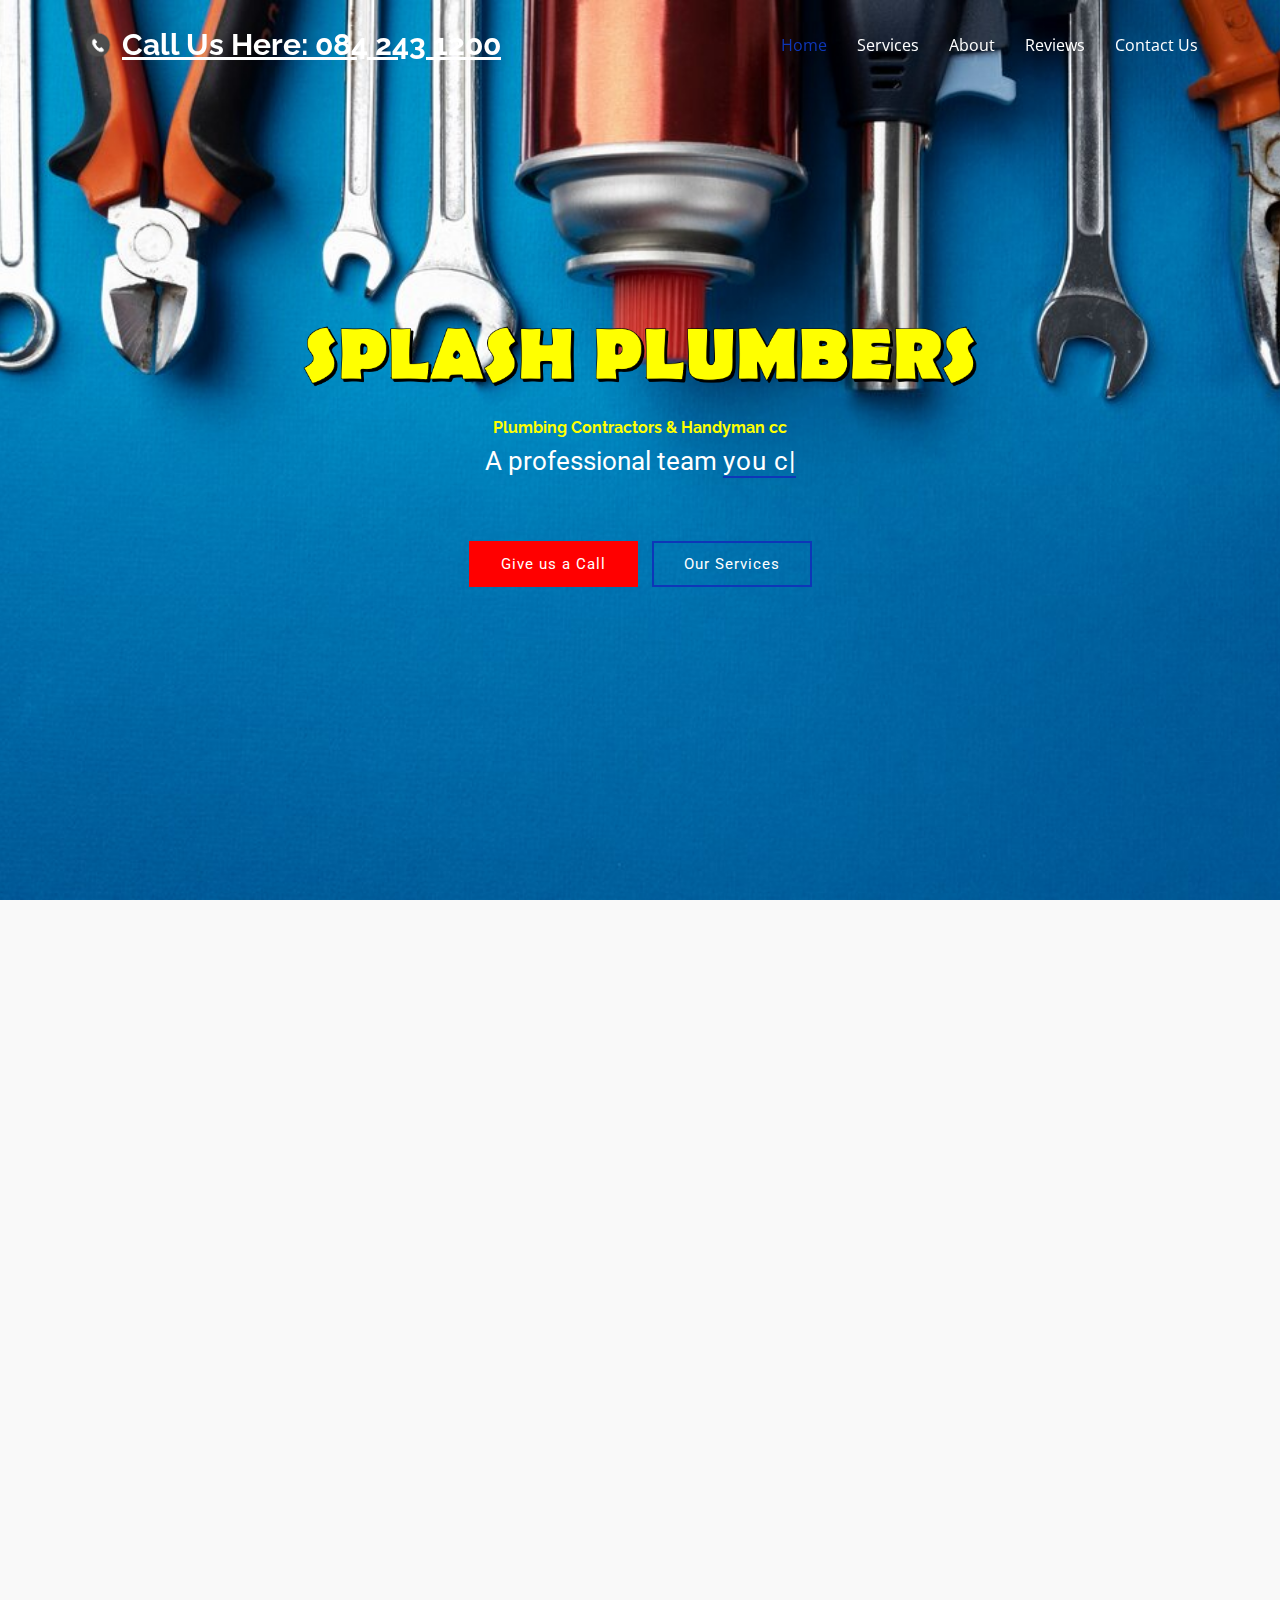
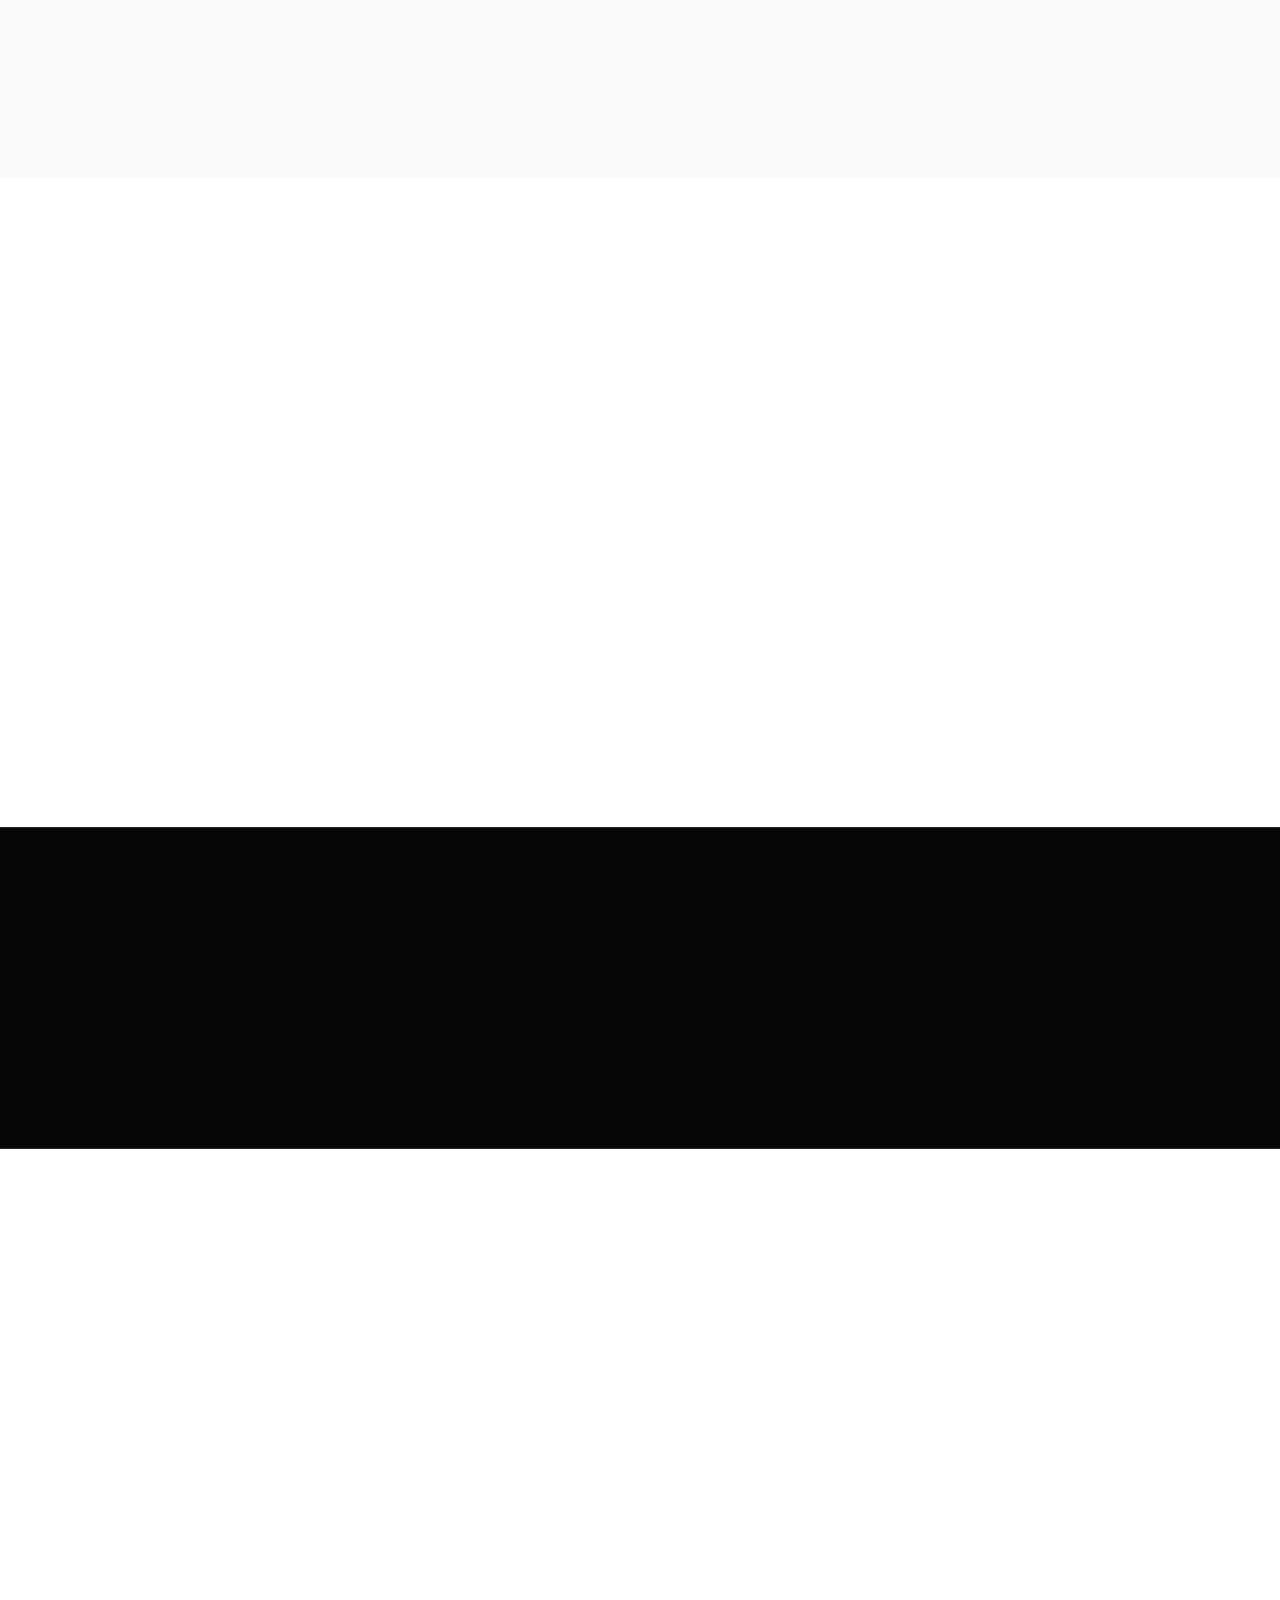
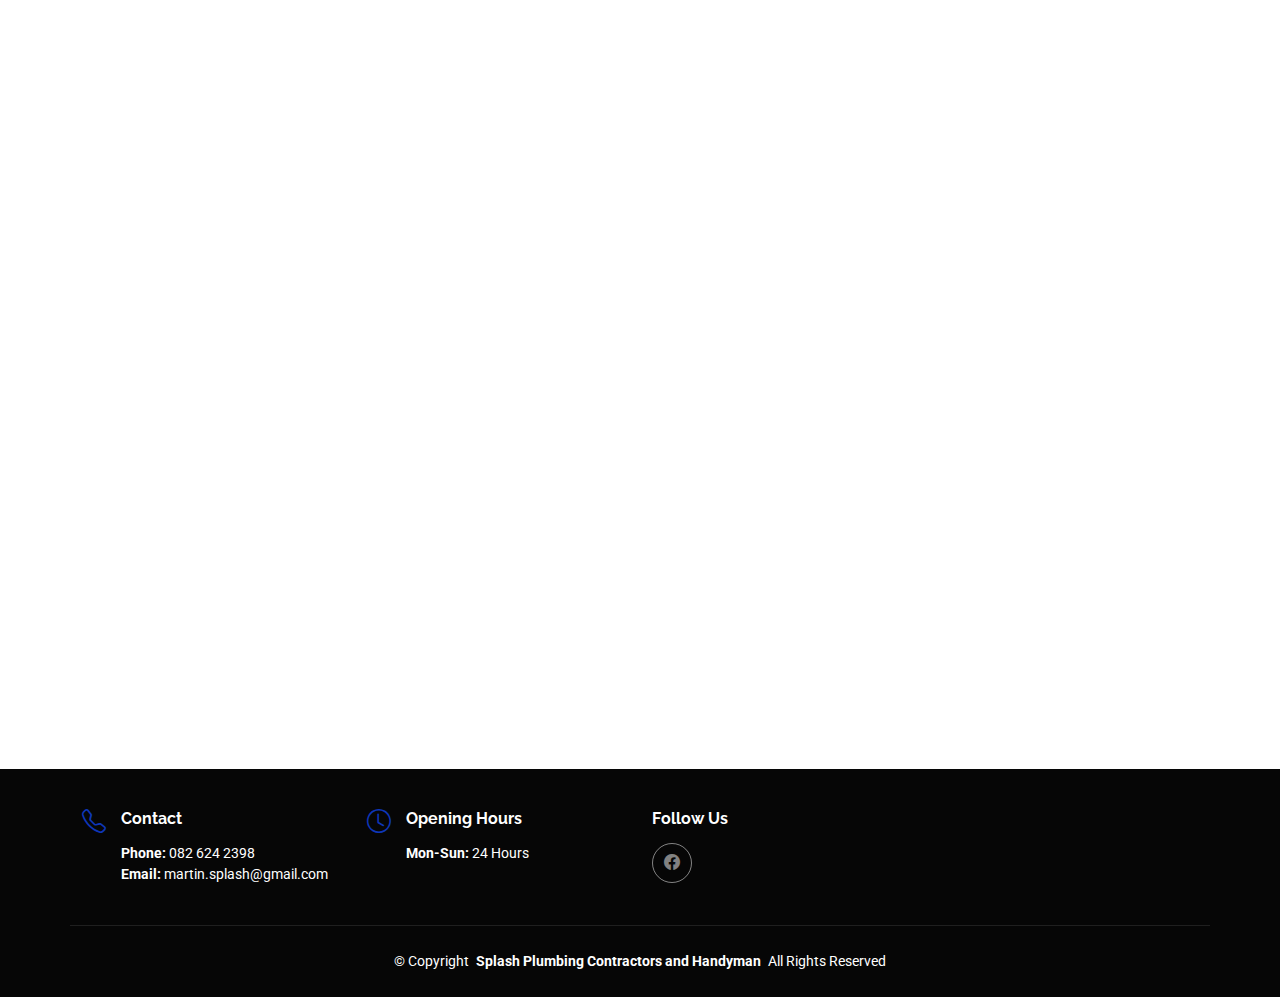
<file: index.html>
<!DOCTYPE html>
<html lang="en">
  <head>
    <meta charset="utf-8" />
    <meta content="width=device-width, initial-scale=1.0" name="viewport" />
    <title>Plumber Port Elizabeth | Splash Plumbers</title>
    <meta name="description" content="" />
    <meta name="keywords" content="" />

    <!-- Favicons -->
    <link href="assets/img/tap.png" rel="icon" />
    <link href="assets/img/tap.png" rel="apple-touch-icon" />

    <!-- Fonts -->
    <link href="https://fonts.googleapis.com" rel="preconnect" />
    <link href="https://fonts.gstatic.com" rel="preconnect" crossorigin />
    <link
      href="https://fonts.googleapis.com/css2?family=Roboto:ital,wght@0,100;0,300;0,400;0,500;0,700;0,900;1,100;1,300;1,400;1,500;1,700;1,900&family=Open+Sans:ital,wght@0,300;0,400;0,500;0,600;0,700;0,800;1,300;1,400;1,500;1,600;1,700;1,800&family=Raleway:ital,wght@0,100;0,200;0,300;0,400;0,500;0,600;0,700;0,800;0,900;1,100;1,200;1,300;1,400;1,500;1,600;1,700;1,800;1,900&display=swap"
      rel="stylesheet"
    />

    <!-- Vendor CSS Files -->
    <link
      href="assets/vendor/bootstrap/css/bootstrap.min.css"
      rel="stylesheet"
    />
    <link
      href="assets/vendor/bootstrap-icons/bootstrap-icons.css"
      rel="stylesheet"
    />
    <link href="assets/vendor/aos/aos.css" rel="stylesheet" />
    <link
      href="assets/vendor/glightbox/css/glightbox.min.css"
      rel="stylesheet"
    />
    <link href="assets/vendor/swiper/swiper-bundle.min.css" rel="stylesheet" />

    <!-- Main CSS File -->
    <link href="assets/css/main.css" rel="stylesheet" />

    <!-- =======================================================
  * Template Name: Imperial
  * Template URL: https://bootstrapmade.com/imperial-free-onepage-bootstrap-theme/
  * Updated: Oct 08 2024 with Bootstrap v5.3.3
  * Author: BootstrapMade.com
  * License: https://bootstrapmade.com/license/
  ======================================================== -->
  </head>

  <body class="index-page">
    <header id="header" class="header d-flex align-items-center fixed-top">
      <div
        class="container-fluid container-xl position-relative d-flex align-items-center justify-content-between"
      >
        <a href="tel:+27842431200" class="logo d-flex align-items-center">
          <!-- Uncomment the line below if you also wish to use an image logo -->
          <img src="assets/img/phoneIcon.png" alt="" />
          <h1 class="sitename" style="color: white; text-decoration: underline;">Call Us Here: 084 243 1200</h1>
        </a>

        <nav id="navmenu" class="navmenu">
          <ul>
            <li><a href="#hero" class="active">Home</a></li>
            <li><a href="#services">Services</a></li>
            <li><a href="#about">About</a></li>
            <li><a href="#testimonials">Reviews</a></li>
            <li><a href="#contact">Contact Us</a></li>
          </ul>
          <i class="mobile-nav-toggle d-xl-none bi bi-list"></i>
        </nav>
      </div>
    </header>

    <main class="main">
      <!-- Hero Section -->
      <section id="hero" class="hero section dark-background">
        <img
          src="assets/img/landing1.jpg"
          class="hero-bg"
          alt=""
          data-aos="fade-in"
        />

        <div
          class="container text-center"
          data-aos="fade-up"
          data-aos-delay="100"
        >
          <h2 style="color: #03c4eb"></h2>
          <img src="assets/img/logo.png" class="img-fluid mb-3" alt="" style="width: 700px;"/>
          <h2 style="color: yellow; font-size: medium;">Plumbing Contractors & Handyman cc</h2>
          <p>
            A professional team
            <span
              class="typed"
              data-typed-items="you can trust, with years of experience, to rely on"
            ></span>
          </p>
          <div>
            <a style="background-color: red; border-color: red;" href="tel:+27842431200" class="cta-btn">Give us a Call</a>
            <a href="#services" class="cta-btn2">Our Services</a>
          </div>
        </div>
      </section>
      <!-- /Hero Section -->

      <!-- Services Section -->
      <section id="services" class="services section light-background">
        <!-- Section Title -->
        <div class="container section-title" data-aos="fade-up">
          <h2>Our Services</h2>
          <p>
            We offer a range of services, each tailored to your specific urgent needs.
          </p>
        </div>
        <!-- End Section Title -->

        <div class="container">
          <div class="row gy-4">
            <div
              class="col-lg-4 col-md-6 service-item d-flex"
              data-aos="fade-up"
              data-aos-delay="100"
            >
              <div class="icon flex-shrink-0">
                <i class="bi bi-briefcase"></i>
              </div>
              <div>
                <h4 class="title">
                  <p 
                    >Geyser Installation and Elements</p
                  >
                </h4>
                <p class="description">
                  A short explination of equipment or a technique that could be
                  used to see to a clients problem.
                </p>
              </div>
            </div>
            <!-- End Service Item -->

            <div
              class="col-lg-4 col-md-6 service-item d-flex"
              data-aos="fade-up"
              data-aos-delay="200"
            >
              <div class="icon flex-shrink-0">
                <i class="bi bi-card-checklist"></i>
              </div>
              <div>
                <h4 class="title">
                  <p 
                    >Solar Geysers</p
                  >
                </h4>
                <p class="description">
                  A short explination of equipment or a technique that could be
                  used to see to a patients problem.
                </p>
              </div>
            </div>
            <!-- End Service Item -->

            <div
              class="col-lg-4 col-md-6 service-item d-flex"
              data-aos="fade-up"
              data-aos-delay="300"
            >
              <div class="icon flex-shrink-0">
                <i class="bi bi-bar-chart"></i>
              </div>
              <div>
                <h4 class="title">
                  <p 
                    >Heat Pumps</p
                  >
                </h4>
                <p class="description">
                  A short explination of equipment or a technique that could be
                  used to see to a patients problem.
                </p>
              </div>
            </div>
            <!-- End Service Item -->

            <div
              class="col-lg-4 col-md-6 service-item d-flex"
              data-aos="fade-up"
              data-aos-delay="400"
            >
              <div class="icon flex-shrink-0">
                <i class="bi bi-binoculars"></i>
              </div>
              <div>
                <h4 class="title">
                  <p
                    >Burst Pipes</p
                  >
                </h4>
                <p class="description">
                  A short explination of equipment or a technique that could be
                  used to see to a patients problem.
                </p>
              </div>
            </div>
            <!-- End Service Item -->

            <div
              class="col-lg-4 col-md-6 service-item d-flex"
              data-aos="fade-up"
              data-aos-delay="500"
            >
              <div class="icon flex-shrink-0">
                <i class="bi bi-brightness-high"></i>
              </div>
              <div>
                <h4 class="title">
                  <p
                    >Blocked Drains</p
                  >
                </h4>
                <p class="description">
                  A short explination of equipment or a technique that could be
                  used to see to a patients problem.
                </p>
              </div>
            </div>
            <!-- End Service Item -->

            <div
              class="col-lg-4 col-md-6 service-item d-flex"
              data-aos="fade-up"
              data-aos-delay="600"
            >
              <div class="icon flex-shrink-0">
                <i class="bi bi-calendar4-week"></i>
              </div>
              <div>
                <h4 class="title">
                  <p
                    >Drain Laying</p
                  >
                </h4>
                <p class="description">
                  A short explination of equipment or a technique that could be
                  used to see to a patients problem.
                </p>
              </div>
            </div>
            <!-- End Service Item -->

            <div
              class="col-lg-4 col-md-6 service-item d-flex"
              data-aos="fade-up"
              data-aos-delay="700"
            >
              <div class="icon flex-shrink-0">
                <i class="bi bi-brightness-high"></i>
              </div>
              <div>
                <h4 class="title">
                  <p
                    >Maintanance</p
                  >
                </h4>
                <p class="description">
                  A short explination of equipment or a technique that could be
                  used to see to a patients problem.
                </p>
              </div>
            </div>
            <!-- End Service Item -->

            <div
              class="col-lg-4 col-md-6 service-item d-flex"
              data-aos="fade-up"
              data-aos-delay="800"
            >
              <div class="icon flex-shrink-0">
                <i class="bi bi-brightness-high"></i>
              </div>
              <div>
                <h4 class="title">
                  <p
                    >New Installations</p
                  >
                </h4>
                <p class="description">
                  A short explination of equipment or a technique that could be
                  used to see to a patients problem.
                </p>
              </div>
            </div>
            <!-- End Service Item -->

            <div
              class="col-lg-4 col-md-6 service-item d-flex"
              data-aos="fade-up"
              data-aos-delay="900"
            >
              <div class="icon flex-shrink-0">
                <i class="bi bi-brightness-high"></i>
              </div>
              <div>
                <h4 class="title">
                  <p
                    >Bathroom Renovations</p
                  >
                </h4>
                <p class="description">
                  A short explination of equipment or a technique that could be
                  used to see to a patients problem.
                </p>
              </div>
            </div>
            <!-- End Service Item -->

            <div
              class="col-lg-4 col-md-6 service-item d-flex"
              data-aos="fade-up"
              data-aos-delay="1000"
            >
              <div class="icon flex-shrink-0">
                <i class="bi bi-brightness-high"></i>
              </div>
              <div>
                <h4 class="title">
                  <p
                    >Water Tanks</p
                  >
                </h4>
                <p class="description">
                  A short explination of equipment or a technique that could be
                  used to see to a patients problem.
                </p>
              </div>
            </div>
            <!-- End Service Item -->
            <div
              class="col-lg-4 col-md-6 service-item d-flex"
              data-aos="fade-up"
              data-aos-delay="1100"
            >
              <div class="icon flex-shrink-0">
                <i class="bi bi-brightness-high"></i>
              </div>
              <div>
                <h4 class="title">
                  <p
                    >Gutters</p
                  >
                </h4>
                <p class="description">
                  A short explination of equipment or a technique that could be
                  used to see to a patients problem.
                </p>
              </div>
            </div>
            <!-- End Service Item -->
             <div
              class="col-lg-4 col-md-6 service-item d-flex"
              data-aos="fade-up"
              data-aos-delay="1200"
            >
              <div class="icon flex-shrink-0">
                <i class="bi bi-brightness-high"></i>
              </div>
              <div>
                <h4 class="title">
                  <p
                    >Water Filters</p
                  >
                </h4>
                <p class="description">
                  A short explination of equipment or a technique that could be
                  used to see to a patients problem.
                </p>
              </div>
            </div>
            <!-- End Service Item -->
          </div>
        </div>
      </section>
      <!-- /Services Section -->

      <!-- About Section -->
      <section id="about" class="about section">
        <!-- Section Title -->
        <div class="container section-title" data-aos="fade-up">
          <h2>About Us</h2>
          <p></p>
        </div>
        <!-- End Section Title -->

        <div class="container">
          <div class="row gy-4">
            <div
              class="col-lg-6 order-1 order-lg-2"
              data-aos="fade-up"
              data-aos-delay="100"
            >
              <img src="assets/img/theTeam.jpg" class="img-fluid" alt="" />
            </div>

            <div
              class="col-lg-6 order-2 order-lg-1 content"
              data-aos="fade-up"
              data-aos-delay="200"
            >
              <h3>The Team</h3>
              <p class="fst-italic">
                For all your plumbing needs, give us a call. With a CCTV camera and high pressure jets we are sure to sort out any of your plumbing needs. With qualified plumbers at your service we can assist any time day or night. We are but a phone call away! or email us on martind.splash@gmail.com and we'll be sure to help you right away!
              </p>
              <ul>
                <li>
                  <i class="bi bi-check-circle"></i>
                  <span></span>
                    We deliver a proffesional service with guaranteed quality. Check out our reviews.</span
                  >
                </li>
                <li>
                  <i class="bi bi-check-circle"></i>
                  <span>5+ years of experience </span>
                </li>
                <li>
                  <i class="bi bi-check-circle"></i>
                  <span
                    >24 Hour Emergency Service</span
                  >
                </li>
              </ul>
              <a href="#testimonials" class="read-more"
                ><span>Check out our Reviews</span><i class="bi bi-arrow-right"></i
              ></a>
            </div>
          </div>
        </div>
      </section>
      <!-- /About Section -->

      <!-- Call To Action Section -->
      <section
        id="call-to-action"
        class="call-to-action section dark-background"
      >
        <img src="assets/img/pe2.jpg" alt="" />

        <div class="container">
          <div class="row" data-aos="zoom-in" data-aos-delay="100">
            <div class="col-xl-9 text-center text-xl-start">
              <h3>Get in Contact</h3>
              <p>
                Give us a Call on the link above or swing us an Email on the form below.
              </p>
            </div>
            <div class="col-xl-3 cta-btn-container text-center">
              <a class="cta-btn align-middle" href="#contact">Send us an Email</a>
            </div>
          </div>
        </div>
      </section>
      <!-- /Call To Action Section -->

      <!-- Testimonials Section -->
      <section id="testimonials" class="testimonials section">
        <!-- Section Title -->
        <div class="container section-title" data-aos="fade-up">
          <h2>Reviews</h2>
          <p>Here's what our past clients have to say.</p>
        </div>
        <!-- End Section Title -->

        <div class="container" data-aos="fade-up" data-aos-delay="100">
          <div class="swiper init-swiper">
            <script type="application/json" class="swiper-config">
              {
                "loop": true,
                "speed": 600,
                "autoplay": {
                  "delay": 5000
                },
                "slidesPerView": "auto",
                "pagination": {
                  "el": ".swiper-pagination",
                  "type": "bullets",
                  "clickable": true
                }
              }
            </script>
            <div class="swiper-wrapper">
              <div class="swiper-slide">
                <div class="testimonial-item">
                  <div class="row gy-4 justify-content-center">
                    <div class="col-lg-6">
                      <div class="testimonial-content">
                        <p>
                          <i class="bi bi-quote quote-icon-left"></i>
                          <span
                            >As chairperson of a 5 storey, 52 unit complex in Summerstrand, we always require and rely on the services of exceptional plumbers. Access and height constraints are always going to be a major issue. Splash plumbers consistently outperform, and we have yet to throw a task at them that they do not excel at. Punctual, and friendly qualified staff and at a competitive price. Not many plumbers around who are qualified with rope access. Highly recommend these guys.</span
                          >
                          <i class="bi bi-quote quote-icon-right"></i>
                        </p>
                        <h3>Bruce Warburton</h3>
                        <div class="stars">
                          <i class="bi bi-star-fill"></i
                          ><i class="bi bi-star-fill"></i
                          ><i class="bi bi-star-fill"></i
                          ><i class="bi bi-star-fill"></i
                          ><i class="bi bi-star-fill"></i>
                        </div>
                      </div>
                    </div>
                    <div class="col-lg-2 text-center">
                      <img
                        src="assets/img/testimonials/testimonials-1.jpg"
                        class="img-fluid testimonial-img"
                        alt=""
                      />
                    </div>
                  </div>
                </div>
              </div>
              <!-- End testimonial item -->

              <div class="swiper-slide">
                <div class="testimonial-item">
                  <div class="row gy-4 justify-content-center">
                    <div class="col-lg-6">
                      <div class="testimonial-content">
                        <p>
                          <i class="bi bi-quote quote-icon-left"></i>
                          <span
                            >Fast, efficient, friendly and affordable service</span
                          >
                          <i class="bi bi-quote quote-icon-right"></i>
                        </p>
                        <h3>Hayleigh Botha</h3>
                        <div class="stars">
                          <i class="bi bi-star-fill"></i
                          ><i class="bi bi-star-fill"></i
                          ><i class="bi bi-star-fill"></i
                          ><i class="bi bi-star-fill"></i
                          ><i class="bi bi-star-fill"></i>
                        </div>
                      </div>
                    </div>
                    <div class="col-lg-2 text-center">
                      <img
                        src="assets/img/testimonials/testimonials-2.jpg"
                        class="img-fluid testimonial-img"
                        alt=""
                      />
                    </div>
                  </div>
                </div>
              </div>
              <!-- End testimonial item -->

              <div class="swiper-slide">
                <div class="testimonial-item">
                  <div class="row gy-4 justify-content-center">
                    <div class="col-lg-6">
                      <div class="testimonial-content">
                        <p>
                          <i class="bi bi-quote quote-icon-left"></i>
                          <span
                            >No problem - plumber came out promptly and did a good job</span
                          >
                          <i class="bi bi-quote quote-icon-right"></i>
                        </p>
                        <h3>Priscilla Bufe</h3>
                        <div class="stars">
                          <i class="bi bi-star-fill"></i
                          ><i class="bi bi-star-fill"></i
                          ><i class="bi bi-star-fill"></i
                          ><i class="bi bi-star-fill"></i
                          ><i class="bi bi-star-fill"></i>
                        </div>
                      </div>
                    </div>
                    <div class="col-lg-2 text-center">
                      <img
                        src="assets/img/testimonials/testimonials-3.jpg"
                        class="img-fluid testimonial-img"
                        alt=""
                      />
                    </div>
                  </div>
                </div>
              </div>
              <!-- End testimonial item -->

              <div class="swiper-slide">
                <div class="testimonial-item">
                  <div class="row gy-4 justify-content-center">
                    <div class="col-lg-6">
                      <div class="testimonial-content">
                        <p>
                          <i class="bi bi-quote quote-icon-left"></i>
                          <span
                            >Best plumbers, very reliable...</span
                          >
                          <i class="bi bi-quote quote-icon-right"></i>
                        </p>
                        <h3>Bahentse Nthwane</h3>
                        <div class="stars">
                          <i class="bi bi-star-fill"></i
                          ><i class="bi bi-star-fill"></i
                          ><i class="bi bi-star-fill"></i
                          ><i class="bi bi-star-fill"></i
                          ><i class="bi bi-star-fill"></i>
                        </div>
                      </div>
                    </div>
                    <div class="col-lg-2 text-center">
                      <img
                        src="assets/img/testimonials/testimonials-4.jpg"
                        class="img-fluid testimonial-img"
                        alt=""
                      />
                    </div>
                  </div>
                </div>
              </div>
              <!-- End testimonial item -->
            </div>
            <div class="swiper-pagination"></div>
          </div>
        </div>
      </section>
      <!-- /Testimonials Section -->

      <!-- Contact Section -->
      <section id="contact" class="contact section">
        <!-- Section Title -->
        <div class="container section-title" data-aos="fade-up">
          <h2>Contact</h2>
          <p>
            Feel free to give me a Call or fill in this Form which will
            automatically get sent to Martin.
          </p>
        </div>
        <!-- End Section Title -->

        <div class="container" data-aos="fade" data-aos-delay="100">
          <div class="row gy-4">
            <div class="col-lg-4">
              <div
                class="info-item d-flex"
                data-aos="fade-up"
                data-aos-delay="200"
              >
               <img src="assets/img/tap.png" class="img-fluid" alt="" /> 
              </div>
              <!-- End Info Item -->
            </div>

            <div class="col-lg-8">
              <form
                action="forms/contact.php"
                method="post"
                class="php-email-form"
                data-aos="fade-up"
                data-aos-delay="200"
              >
                <div class="row gy-4">
                  <div class="col-md-6">
                    <input
                      type="text"
                      name="name"
                      class="form-control"
                      placeholder="Your Name"
                      required=""
                    />
                  </div>

                  <div class="col-md-6">
                    <input
                      type="email"
                      class="form-control"
                      name="email"
                      placeholder="Your Email"
                      required=""
                    />
                  </div>

                  <div class="col-md-12">
                    <input
                      type="text"
                      class="form-control"
                      name="subject"
                      placeholder="Subject"
                      required=""
                    />
                  </div>

                  <div class="col-md-12">
                    <textarea
                      class="form-control"
                      name="message"
                      rows="6"
                      placeholder="Message"
                      required=""
                    ></textarea>
                  </div>

                  <div class="col-md-12 text-center">
                    <div class="loading">Loading</div>
                    <div class="error-message"></div>
                    <div class="sent-message">
                      Your message has been sent. Thank you!
                    </div>

                    <button type="submit">Send Message</button>
                  </div>
                </div>
              </form>
            </div>
            <!-- End Contact Form -->
          </div>
        </div>
      </section>
      <!-- /Contact Section -->
    </main>

    <footer id="footer" class="footer dark-background">
      <div class="container">
        <div class="row gy-3">
          <div class="col-lg-3 col-md-6 d-flex">
            <i class="bi bi-telephone icon"></i>
            <div>
              <h4>Contact</h4>
              <p>
                <strong>Phone:</strong> <span>082 624 2398</span><br />
                <strong>Email:</strong> <span>martin.splash@gmail.com</span><br />
              </p>
            </div>
          </div>

          <div class="col-lg-3 col-md-6 d-flex">
            <i class="bi bi-clock icon"></i>
            <div>
              <h4>Opening Hours</h4>
              <p>
                <strong>Mon-Sun:</strong> <span>24 Hours</span><br />
              </p>
            </div>
          </div>

          <div class="col-lg-3 col-md-6">
            <h4>Follow Us</h4>
            <div class="social-links d-flex">
              <a href="https://www.facebook.com/share/1BWkpz5Nd7/?mibextid=wwXIfr"><i class="bi bi-facebook"></i></a>
            </div>
          </div>
        </div>
      </div>

      <div class="container copyright text-center mt-4">
        <p>
          © <span>Copyright</span>
          <strong class="px-1 sitename">Splash Plumbing Contractors and Handyman</strong>
          <span>All Rights Reserved</span>
        </p>
      </div>
    </footer>

    <!-- Scroll Top -->
    <a
      href="#"
      id="scroll-top"
      class="scroll-top d-flex align-items-center justify-content-center"
      ><i class="bi bi-arrow-up-short"></i
    ></a>

    <!-- Preloader -->
    <div id="preloader"></div>

    <!-- Vendor JS Files -->
    <script src="assets/vendor/bootstrap/js/bootstrap.bundle.min.js"></script>
    <script src="assets/vendor/php-email-form/validate.js"></script>
    <script src="assets/vendor/aos/aos.js"></script>
    <script src="assets/vendor/typed.js/typed.umd.js"></script>
    <script src="assets/vendor/glightbox/js/glightbox.min.js"></script>
    <script src="assets/vendor/imagesloaded/imagesloaded.pkgd.min.js"></script>
    <script src="assets/vendor/isotope-layout/isotope.pkgd.min.js"></script>
    <script src="assets/vendor/swiper/swiper-bundle.min.js"></script>

    <!-- Main JS File -->
    <script src="assets/js/main.js"></script>
  </body>
</html>
</file>
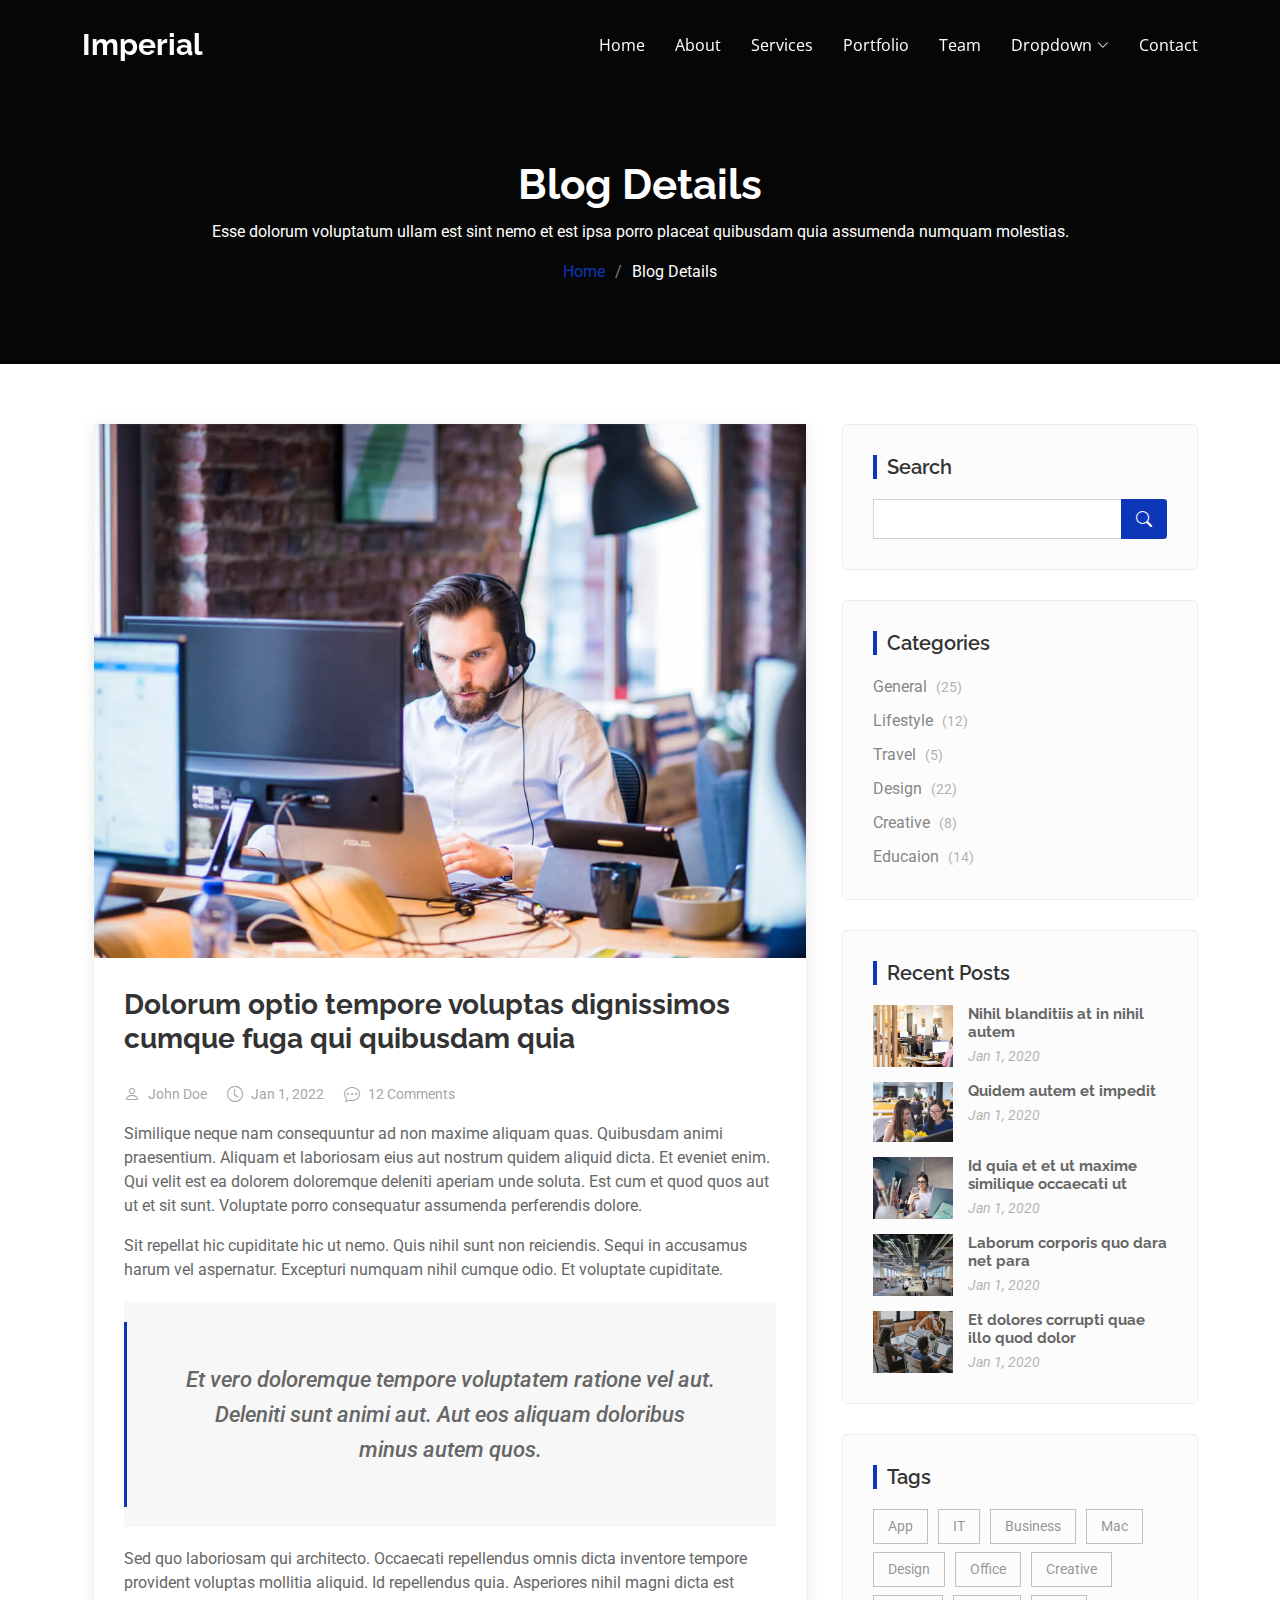
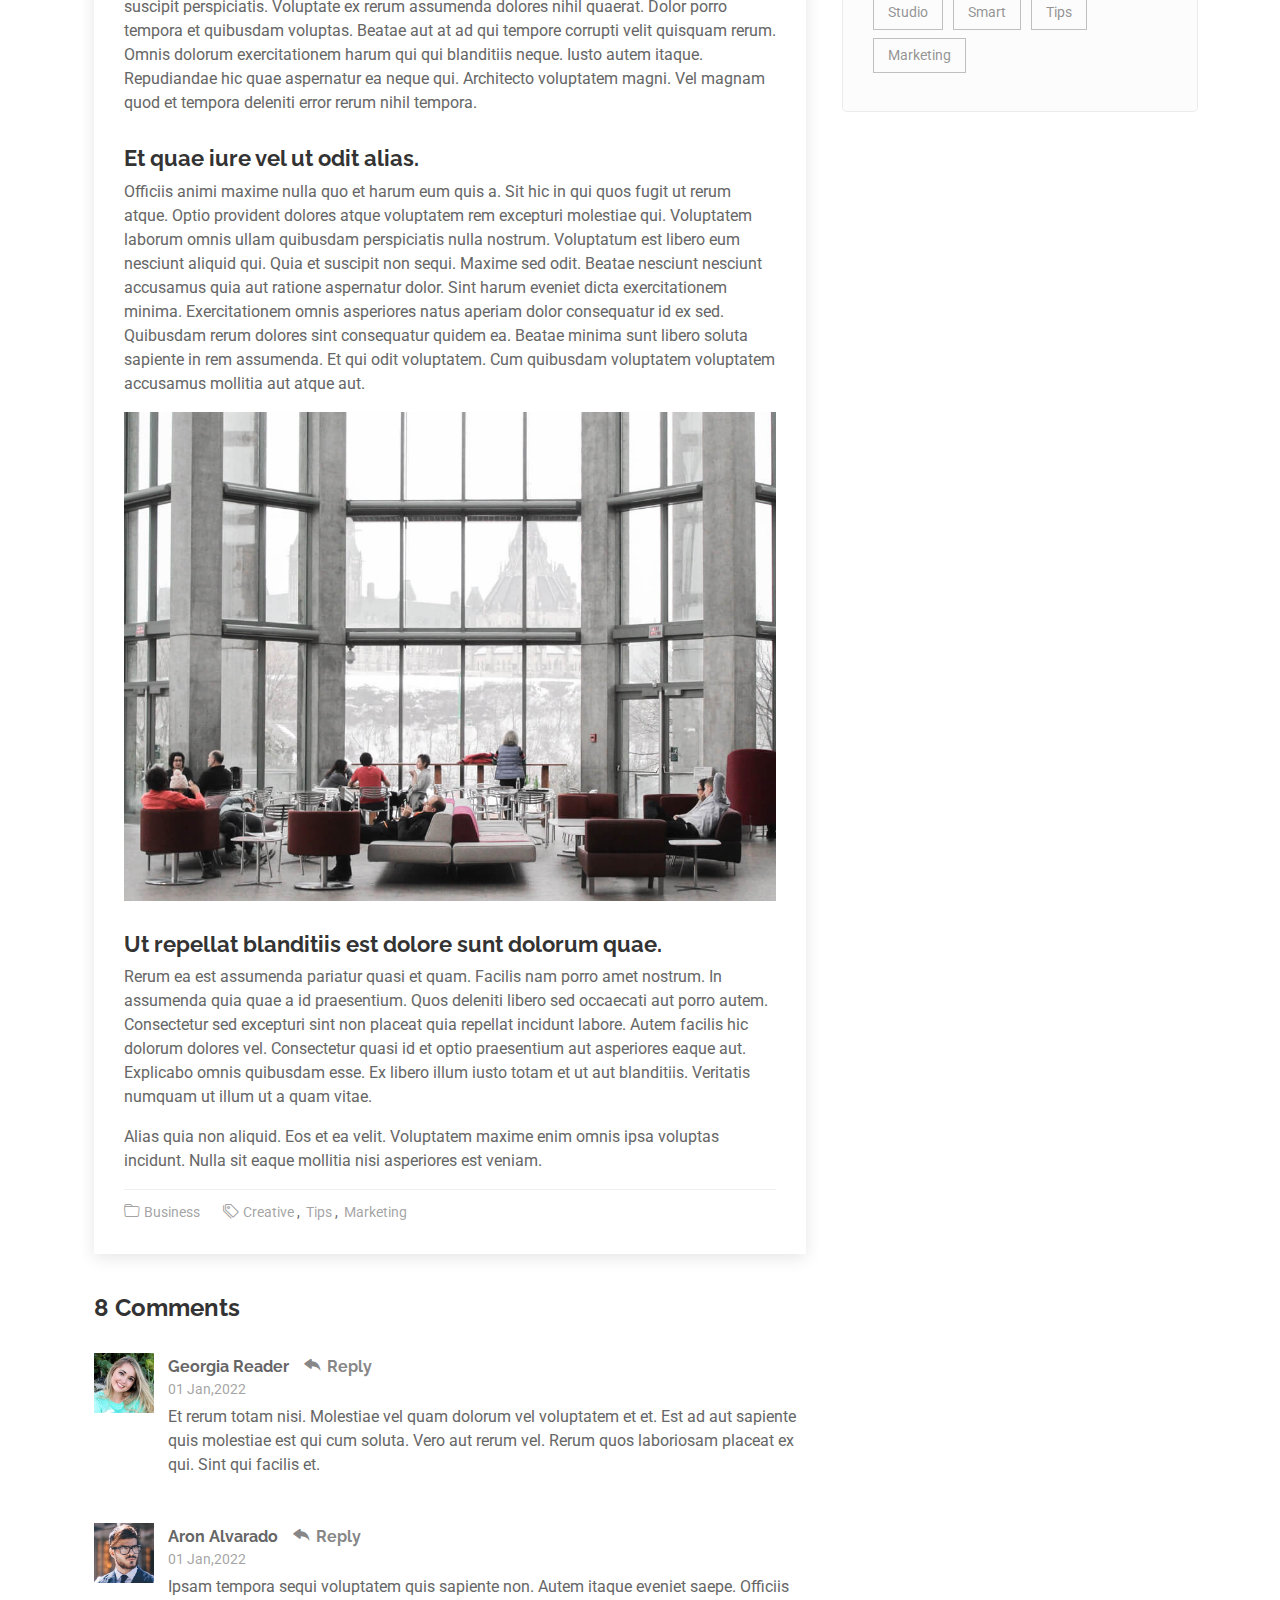
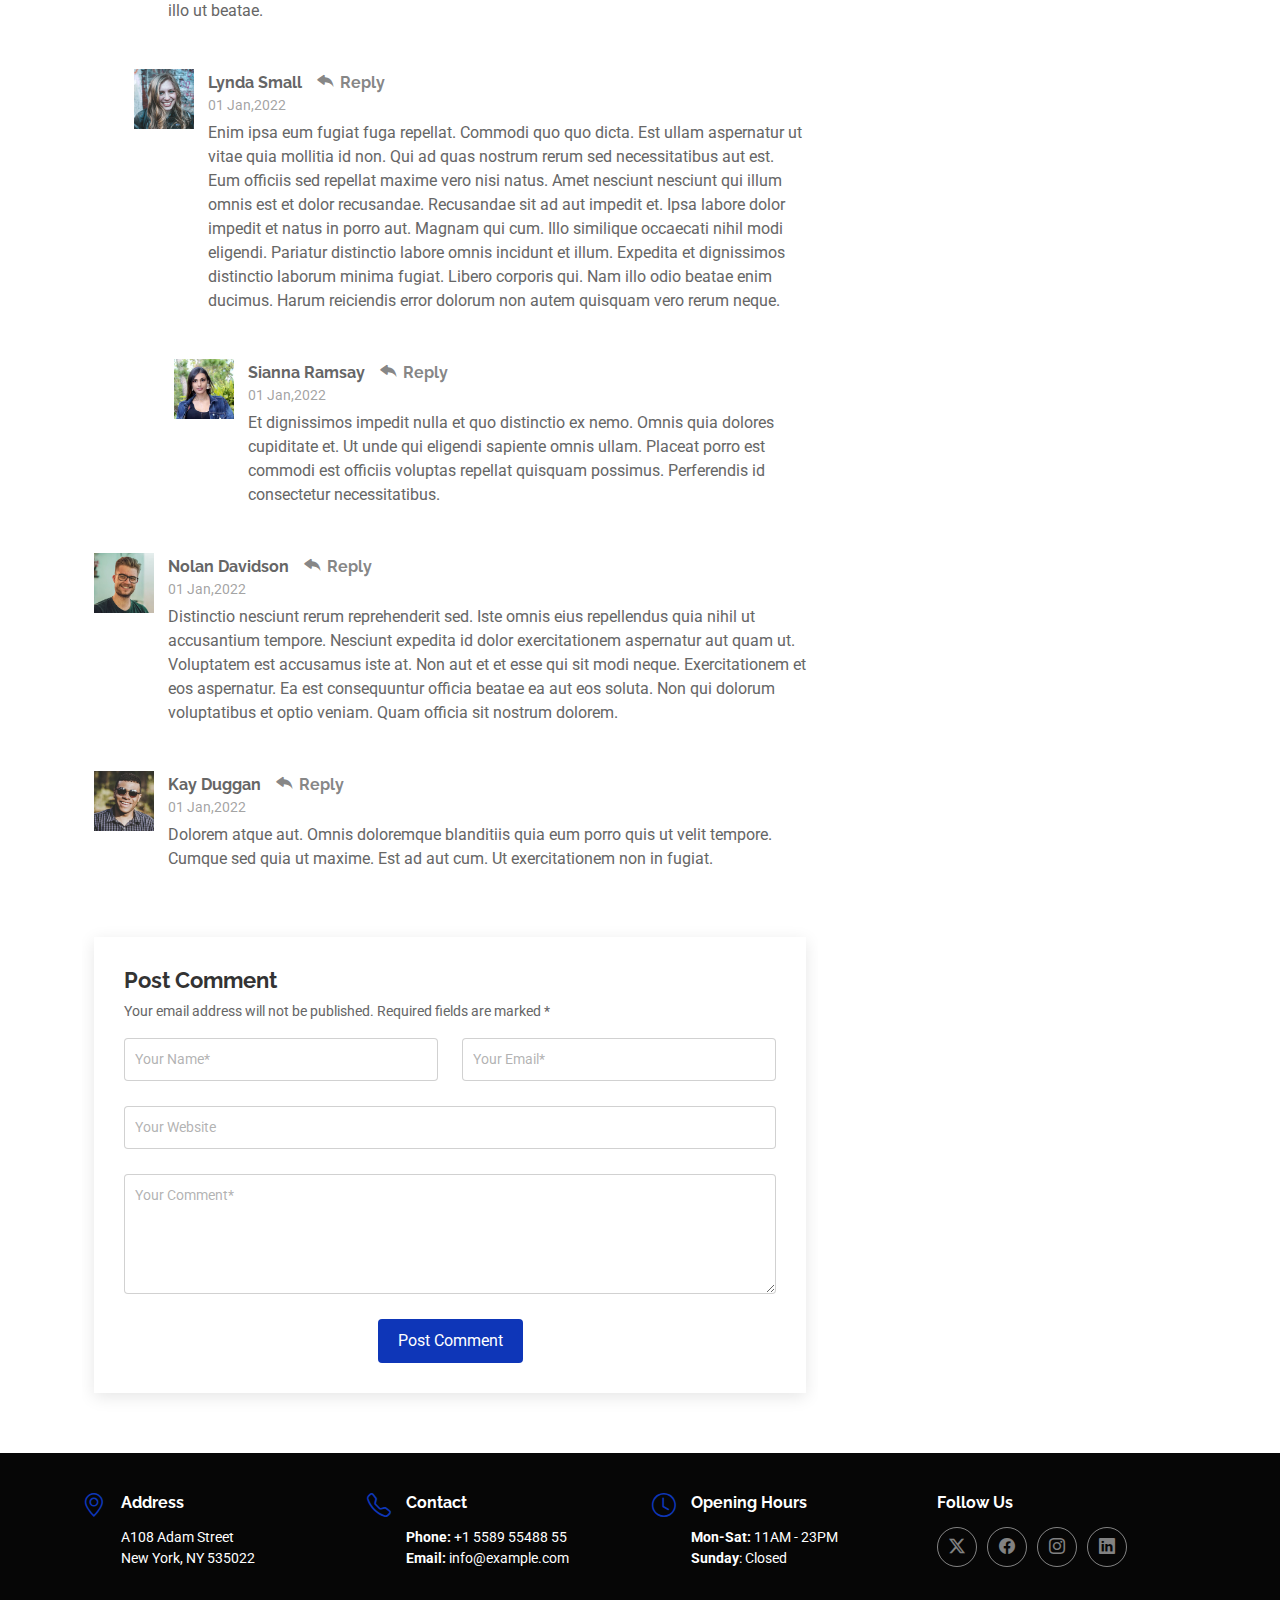
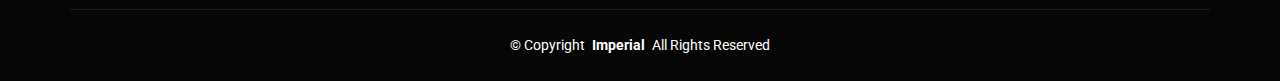
<file: blog-details.html>
<!DOCTYPE html>
<html lang="en">

<head>
  <meta charset="utf-8">
  <meta content="width=device-width, initial-scale=1.0" name="viewport">
  <title>Blog Details - Imperial Bootstrap Template</title>
  <meta name="description" content="">
  <meta name="keywords" content="">

  <!-- Favicons -->
  <link href="assets/img/favicon.png" rel="icon">
  <link href="assets/img/apple-touch-icon.png" rel="apple-touch-icon">

  <!-- Fonts -->
  <link href="https://fonts.googleapis.com" rel="preconnect">
  <link href="https://fonts.gstatic.com" rel="preconnect" crossorigin>
  <link href="https://fonts.googleapis.com/css2?family=Roboto:ital,wght@0,100;0,300;0,400;0,500;0,700;0,900;1,100;1,300;1,400;1,500;1,700;1,900&family=Open+Sans:ital,wght@0,300;0,400;0,500;0,600;0,700;0,800;1,300;1,400;1,500;1,600;1,700;1,800&family=Raleway:ital,wght@0,100;0,200;0,300;0,400;0,500;0,600;0,700;0,800;0,900;1,100;1,200;1,300;1,400;1,500;1,600;1,700;1,800;1,900&display=swap" rel="stylesheet">

  <!-- Vendor CSS Files -->
  <link href="assets/vendor/bootstrap/css/bootstrap.min.css" rel="stylesheet">
  <link href="assets/vendor/bootstrap-icons/bootstrap-icons.css" rel="stylesheet">
  <link href="assets/vendor/aos/aos.css" rel="stylesheet">
  <link href="assets/vendor/glightbox/css/glightbox.min.css" rel="stylesheet">
  <link href="assets/vendor/swiper/swiper-bundle.min.css" rel="stylesheet">

  <!-- Main CSS File -->
  <link href="assets/css/main.css" rel="stylesheet">

  <!-- =======================================================
  * Template Name: Imperial
  * Template URL: https://bootstrapmade.com/imperial-free-onepage-bootstrap-theme/
  * Updated: Oct 08 2024 with Bootstrap v5.3.3
  * Author: BootstrapMade.com
  * License: https://bootstrapmade.com/license/
  ======================================================== -->
</head>

<body class="blog-details-page">

  <header id="header" class="header d-flex align-items-center fixed-top">
    <div class="container-fluid container-xl position-relative d-flex align-items-center justify-content-between">

      <a href="index.html" class="logo d-flex align-items-center">
        <!-- Uncomment the line below if you also wish to use an image logo -->
        <!-- <img src="assets/img/logo-2.png" alt=""> -->
        <h1 class="sitename">Imperial</h1>
      </a>

      <nav id="navmenu" class="navmenu">
        <ul>
          <li><a href="#hero">Home</a></li>
          <li><a href="#about">About</a></li>
          <li><a href="#services">Services</a></li>
          <li><a href="#portfolio">Portfolio</a></li>
          <li><a href="#team">Team</a></li>
          <li class="dropdown"><a href="#"><span>Dropdown</span> <i class="bi bi-chevron-down toggle-dropdown"></i></a>
            <ul>
              <li><a href="#">Dropdown 1</a></li>
              <li class="dropdown"><a href="#"><span>Deep Dropdown</span> <i class="bi bi-chevron-down toggle-dropdown"></i></a>
                <ul>
                  <li><a href="#">Deep Dropdown 1</a></li>
                  <li><a href="#">Deep Dropdown 2</a></li>
                  <li><a href="#">Deep Dropdown 3</a></li>
                  <li><a href="#">Deep Dropdown 4</a></li>
                  <li><a href="#">Deep Dropdown 5</a></li>
                </ul>
              </li>
              <li><a href="#">Dropdown 2</a></li>
              <li><a href="#">Dropdown 3</a></li>
              <li><a href="#">Dropdown 4</a></li>
            </ul>
          </li>
          <li><a href="#contact">Contact</a></li>
        </ul>
        <i class="mobile-nav-toggle d-xl-none bi bi-list"></i>
      </nav>

    </div>
  </header>

  <main class="main">

    <!-- Page Title -->
    <div class="page-title dark-background">
      <div class="container position-relative">
        <h1>Blog Details</h1>
        <p>Esse dolorum voluptatum ullam est sint nemo et est ipsa porro placeat quibusdam quia assumenda numquam molestias.</p>
        <nav class="breadcrumbs">
          <ol>
            <li><a href="index.html">Home</a></li>
            <li class="current">Blog Details</li>
          </ol>
        </nav>
      </div>
    </div><!-- End Page Title -->

    <div class="container">
      <div class="row">

        <div class="col-lg-8">

          <!-- Blog Details Section -->
          <section id="blog-details" class="blog-details section">
            <div class="container">

              <article class="article">

                <div class="post-img">
                  <img src="assets/img/blog/blog-1.jpg" alt="" class="img-fluid">
                </div>

                <h2 class="title">Dolorum optio tempore voluptas dignissimos cumque fuga qui quibusdam quia</h2>

                <div class="meta-top">
                  <ul>
                    <li class="d-flex align-items-center"><i class="bi bi-person"></i> <a href="blog-details.html">John Doe</a></li>
                    <li class="d-flex align-items-center"><i class="bi bi-clock"></i> <a href="blog-details.html"><time datetime="2020-01-01">Jan 1, 2022</time></a></li>
                    <li class="d-flex align-items-center"><i class="bi bi-chat-dots"></i> <a href="blog-details.html">12 Comments</a></li>
                  </ul>
                </div><!-- End meta top -->

                <div class="content">
                  <p>
                    Similique neque nam consequuntur ad non maxime aliquam quas. Quibusdam animi praesentium. Aliquam et laboriosam eius aut nostrum quidem aliquid dicta.
                    Et eveniet enim. Qui velit est ea dolorem doloremque deleniti aperiam unde soluta. Est cum et quod quos aut ut et sit sunt. Voluptate porro consequatur assumenda perferendis dolore.
                  </p>

                  <p>
                    Sit repellat hic cupiditate hic ut nemo. Quis nihil sunt non reiciendis. Sequi in accusamus harum vel aspernatur. Excepturi numquam nihil cumque odio. Et voluptate cupiditate.
                  </p>

                  <blockquote>
                    <p>
                      Et vero doloremque tempore voluptatem ratione vel aut. Deleniti sunt animi aut. Aut eos aliquam doloribus minus autem quos.
                    </p>
                  </blockquote>

                  <p>
                    Sed quo laboriosam qui architecto. Occaecati repellendus omnis dicta inventore tempore provident voluptas mollitia aliquid. Id repellendus quia. Asperiores nihil magni dicta est suscipit perspiciatis. Voluptate ex rerum assumenda dolores nihil quaerat.
                    Dolor porro tempora et quibusdam voluptas. Beatae aut at ad qui tempore corrupti velit quisquam rerum. Omnis dolorum exercitationem harum qui qui blanditiis neque.
                    Iusto autem itaque. Repudiandae hic quae aspernatur ea neque qui. Architecto voluptatem magni. Vel magnam quod et tempora deleniti error rerum nihil tempora.
                  </p>

                  <h3>Et quae iure vel ut odit alias.</h3>
                  <p>
                    Officiis animi maxime nulla quo et harum eum quis a. Sit hic in qui quos fugit ut rerum atque. Optio provident dolores atque voluptatem rem excepturi molestiae qui. Voluptatem laborum omnis ullam quibusdam perspiciatis nulla nostrum. Voluptatum est libero eum nesciunt aliquid qui.
                    Quia et suscipit non sequi. Maxime sed odit. Beatae nesciunt nesciunt accusamus quia aut ratione aspernatur dolor. Sint harum eveniet dicta exercitationem minima. Exercitationem omnis asperiores natus aperiam dolor consequatur id ex sed. Quibusdam rerum dolores sint consequatur quidem ea.
                    Beatae minima sunt libero soluta sapiente in rem assumenda. Et qui odit voluptatem. Cum quibusdam voluptatem voluptatem accusamus mollitia aut atque aut.
                  </p>
                  <img src="assets/img/blog/blog-inside-post.jpg" class="img-fluid" alt="">

                  <h3>Ut repellat blanditiis est dolore sunt dolorum quae.</h3>
                  <p>
                    Rerum ea est assumenda pariatur quasi et quam. Facilis nam porro amet nostrum. In assumenda quia quae a id praesentium. Quos deleniti libero sed occaecati aut porro autem. Consectetur sed excepturi sint non placeat quia repellat incidunt labore. Autem facilis hic dolorum dolores vel.
                    Consectetur quasi id et optio praesentium aut asperiores eaque aut. Explicabo omnis quibusdam esse. Ex libero illum iusto totam et ut aut blanditiis. Veritatis numquam ut illum ut a quam vitae.
                  </p>
                  <p>
                    Alias quia non aliquid. Eos et ea velit. Voluptatem maxime enim omnis ipsa voluptas incidunt. Nulla sit eaque mollitia nisi asperiores est veniam.
                  </p>

                </div><!-- End post content -->

                <div class="meta-bottom">
                  <i class="bi bi-folder"></i>
                  <ul class="cats">
                    <li><a href="#">Business</a></li>
                  </ul>

                  <i class="bi bi-tags"></i>
                  <ul class="tags">
                    <li><a href="#">Creative</a></li>
                    <li><a href="#">Tips</a></li>
                    <li><a href="#">Marketing</a></li>
                  </ul>
                </div><!-- End meta bottom -->

              </article>

            </div>
          </section><!-- /Blog Details Section -->

          <!-- Blog Comments Section -->
          <section id="blog-comments" class="blog-comments section">

            <div class="container">

              <h4 class="comments-count">8 Comments</h4>

              <div id="comment-1" class="comment">
                <div class="d-flex">
                  <div class="comment-img"><img src="assets/img/blog/comments-1.jpg" alt=""></div>
                  <div>
                    <h5><a href="">Georgia Reader</a> <a href="#" class="reply"><i class="bi bi-reply-fill"></i> Reply</a></h5>
                    <time datetime="2020-01-01">01 Jan,2022</time>
                    <p>
                      Et rerum totam nisi. Molestiae vel quam dolorum vel voluptatem et et. Est ad aut sapiente quis molestiae est qui cum soluta.
                      Vero aut rerum vel. Rerum quos laboriosam placeat ex qui. Sint qui facilis et.
                    </p>
                  </div>
                </div>
              </div><!-- End comment #1 -->

              <div id="comment-2" class="comment">
                <div class="d-flex">
                  <div class="comment-img"><img src="assets/img/blog/comments-2.jpg" alt=""></div>
                  <div>
                    <h5><a href="">Aron Alvarado</a> <a href="#" class="reply"><i class="bi bi-reply-fill"></i> Reply</a></h5>
                    <time datetime="2020-01-01">01 Jan,2022</time>
                    <p>
                      Ipsam tempora sequi voluptatem quis sapiente non. Autem itaque eveniet saepe. Officiis illo ut beatae.
                    </p>
                  </div>
                </div>

                <div id="comment-reply-1" class="comment comment-reply">
                  <div class="d-flex">
                    <div class="comment-img"><img src="assets/img/blog/comments-3.jpg" alt=""></div>
                    <div>
                      <h5><a href="">Lynda Small</a> <a href="#" class="reply"><i class="bi bi-reply-fill"></i> Reply</a></h5>
                      <time datetime="2020-01-01">01 Jan,2022</time>
                      <p>
                        Enim ipsa eum fugiat fuga repellat. Commodi quo quo dicta. Est ullam aspernatur ut vitae quia mollitia id non. Qui ad quas nostrum rerum sed necessitatibus aut est. Eum officiis sed repellat maxime vero nisi natus. Amet nesciunt nesciunt qui illum omnis est et dolor recusandae.

                        Recusandae sit ad aut impedit et. Ipsa labore dolor impedit et natus in porro aut. Magnam qui cum. Illo similique occaecati nihil modi eligendi. Pariatur distinctio labore omnis incidunt et illum. Expedita et dignissimos distinctio laborum minima fugiat.

                        Libero corporis qui. Nam illo odio beatae enim ducimus. Harum reiciendis error dolorum non autem quisquam vero rerum neque.
                      </p>
                    </div>
                  </div>

                  <div id="comment-reply-2" class="comment comment-reply">
                    <div class="d-flex">
                      <div class="comment-img"><img src="assets/img/blog/comments-4.jpg" alt=""></div>
                      <div>
                        <h5><a href="">Sianna Ramsay</a> <a href="#" class="reply"><i class="bi bi-reply-fill"></i> Reply</a></h5>
                        <time datetime="2020-01-01">01 Jan,2022</time>
                        <p>
                          Et dignissimos impedit nulla et quo distinctio ex nemo. Omnis quia dolores cupiditate et. Ut unde qui eligendi sapiente omnis ullam. Placeat porro est commodi est officiis voluptas repellat quisquam possimus. Perferendis id consectetur necessitatibus.
                        </p>
                      </div>
                    </div>

                  </div><!-- End comment reply #2-->

                </div><!-- End comment reply #1-->

              </div><!-- End comment #2-->

              <div id="comment-3" class="comment">
                <div class="d-flex">
                  <div class="comment-img"><img src="assets/img/blog/comments-5.jpg" alt=""></div>
                  <div>
                    <h5><a href="">Nolan Davidson</a> <a href="#" class="reply"><i class="bi bi-reply-fill"></i> Reply</a></h5>
                    <time datetime="2020-01-01">01 Jan,2022</time>
                    <p>
                      Distinctio nesciunt rerum reprehenderit sed. Iste omnis eius repellendus quia nihil ut accusantium tempore. Nesciunt expedita id dolor exercitationem aspernatur aut quam ut. Voluptatem est accusamus iste at.
                      Non aut et et esse qui sit modi neque. Exercitationem et eos aspernatur. Ea est consequuntur officia beatae ea aut eos soluta. Non qui dolorum voluptatibus et optio veniam. Quam officia sit nostrum dolorem.
                    </p>
                  </div>
                </div>

              </div><!-- End comment #3 -->

              <div id="comment-4" class="comment">
                <div class="d-flex">
                  <div class="comment-img"><img src="assets/img/blog/comments-6.jpg" alt=""></div>
                  <div>
                    <h5><a href="">Kay Duggan</a> <a href="#" class="reply"><i class="bi bi-reply-fill"></i> Reply</a></h5>
                    <time datetime="2020-01-01">01 Jan,2022</time>
                    <p>
                      Dolorem atque aut. Omnis doloremque blanditiis quia eum porro quis ut velit tempore. Cumque sed quia ut maxime. Est ad aut cum. Ut exercitationem non in fugiat.
                    </p>
                  </div>
                </div>

              </div><!-- End comment #4 -->

            </div>

          </section><!-- /Blog Comments Section -->

          <!-- Comment Form Section -->
          <section id="comment-form" class="comment-form section">
            <div class="container">

              <form action="">

                <h4>Post Comment</h4>
                <p>Your email address will not be published. Required fields are marked * </p>
                <div class="row">
                  <div class="col-md-6 form-group">
                    <input name="name" type="text" class="form-control" placeholder="Your Name*">
                  </div>
                  <div class="col-md-6 form-group">
                    <input name="email" type="text" class="form-control" placeholder="Your Email*">
                  </div>
                </div>
                <div class="row">
                  <div class="col form-group">
                    <input name="website" type="text" class="form-control" placeholder="Your Website">
                  </div>
                </div>
                <div class="row">
                  <div class="col form-group">
                    <textarea name="comment" class="form-control" placeholder="Your Comment*"></textarea>
                  </div>
                </div>

                <div class="text-center">
                  <button type="submit" class="btn btn-primary">Post Comment</button>
                </div>

              </form>

            </div>
          </section><!-- /Comment Form Section -->

        </div>

        <div class="col-lg-4 sidebar">

          <div class="widgets-container">

            <!-- Search Widget -->
            <div class="search-widget widget-item">

              <h3 class="widget-title">Search</h3>
              <form action="">
                <input type="text">
                <button type="submit" title="Search"><i class="bi bi-search"></i></button>
              </form>

            </div><!--/Search Widget -->

            <!-- Categories Widget -->
            <div class="categories-widget widget-item">

              <h3 class="widget-title">Categories</h3>
              <ul class="mt-3">
                <li><a href="#">General <span>(25)</span></a></li>
                <li><a href="#">Lifestyle <span>(12)</span></a></li>
                <li><a href="#">Travel <span>(5)</span></a></li>
                <li><a href="#">Design <span>(22)</span></a></li>
                <li><a href="#">Creative <span>(8)</span></a></li>
                <li><a href="#">Educaion <span>(14)</span></a></li>
              </ul>

            </div><!--/Categories Widget -->

            <!-- Recent Posts Widget -->
            <div class="recent-posts-widget widget-item">

              <h3 class="widget-title">Recent Posts</h3>

              <div class="post-item">
                <img src="assets/img/blog/blog-recent-1.jpg" alt="" class="flex-shrink-0">
                <div>
                  <h4><a href="blog-details.html">Nihil blanditiis at in nihil autem</a></h4>
                  <time datetime="2020-01-01">Jan 1, 2020</time>
                </div>
              </div><!-- End recent post item-->

              <div class="post-item">
                <img src="assets/img/blog/blog-recent-2.jpg" alt="" class="flex-shrink-0">
                <div>
                  <h4><a href="blog-details.html">Quidem autem et impedit</a></h4>
                  <time datetime="2020-01-01">Jan 1, 2020</time>
                </div>
              </div><!-- End recent post item-->

              <div class="post-item">
                <img src="assets/img/blog/blog-recent-3.jpg" alt="" class="flex-shrink-0">
                <div>
                  <h4><a href="blog-details.html">Id quia et et ut maxime similique occaecati ut</a></h4>
                  <time datetime="2020-01-01">Jan 1, 2020</time>
                </div>
              </div><!-- End recent post item-->

              <div class="post-item">
                <img src="assets/img/blog/blog-recent-4.jpg" alt="" class="flex-shrink-0">
                <div>
                  <h4><a href="blog-details.html">Laborum corporis quo dara net para</a></h4>
                  <time datetime="2020-01-01">Jan 1, 2020</time>
                </div>
              </div><!-- End recent post item-->

              <div class="post-item">
                <img src="assets/img/blog/blog-recent-5.jpg" alt="" class="flex-shrink-0">
                <div>
                  <h4><a href="blog-details.html">Et dolores corrupti quae illo quod dolor</a></h4>
                  <time datetime="2020-01-01">Jan 1, 2020</time>
                </div>
              </div><!-- End recent post item-->

            </div><!--/Recent Posts Widget -->

            <!-- Tags Widget -->
            <div class="tags-widget widget-item">

              <h3 class="widget-title">Tags</h3>
              <ul>
                <li><a href="#">App</a></li>
                <li><a href="#">IT</a></li>
                <li><a href="#">Business</a></li>
                <li><a href="#">Mac</a></li>
                <li><a href="#">Design</a></li>
                <li><a href="#">Office</a></li>
                <li><a href="#">Creative</a></li>
                <li><a href="#">Studio</a></li>
                <li><a href="#">Smart</a></li>
                <li><a href="#">Tips</a></li>
                <li><a href="#">Marketing</a></li>
              </ul>

            </div><!--/Tags Widget -->

          </div>

        </div>

      </div>
    </div>

  </main>

  <footer id="footer" class="footer dark-background">

    <div class="container">
      <div class="row gy-3">
        <div class="col-lg-3 col-md-6 d-flex">
          <i class="bi bi-geo-alt icon"></i>
          <div class="address">
            <h4>Address</h4>
            <p>A108 Adam Street</p>
            <p>New York, NY 535022</p>
            <p></p>
          </div>

        </div>

        <div class="col-lg-3 col-md-6 d-flex">
          <i class="bi bi-telephone icon"></i>
          <div>
            <h4>Contact</h4>
            <p>
              <strong>Phone:</strong> <span>+1 5589 55488 55</span><br>
              <strong>Email:</strong> <span>info@example.com</span><br>
            </p>
          </div>
        </div>

        <div class="col-lg-3 col-md-6 d-flex">
          <i class="bi bi-clock icon"></i>
          <div>
            <h4>Opening Hours</h4>
            <p>
              <strong>Mon-Sat:</strong> <span>11AM - 23PM</span><br>
              <strong>Sunday</strong>: <span>Closed</span>
            </p>
          </div>
        </div>

        <div class="col-lg-3 col-md-6">
          <h4>Follow Us</h4>
          <div class="social-links d-flex">
            <a href="#" class="twitter"><i class="bi bi-twitter-x"></i></a>
            <a href="#" class="facebook"><i class="bi bi-facebook"></i></a>
            <a href="#" class="instagram"><i class="bi bi-instagram"></i></a>
            <a href="#" class="linkedin"><i class="bi bi-linkedin"></i></a>
          </div>
        </div>

      </div>
    </div>

    <div class="container copyright text-center mt-4">
      <p>© <span>Copyright</span> <strong class="px-1 sitename">Imperial</strong> <span>All Rights Reserved</span></p>
    </div>

  </footer>

  <!-- Scroll Top -->
  <a href="#" id="scroll-top" class="scroll-top d-flex align-items-center justify-content-center"><i class="bi bi-arrow-up-short"></i></a>

  <!-- Preloader -->
  <div id="preloader"></div>

  <!-- Vendor JS Files -->
  <script src="assets/vendor/bootstrap/js/bootstrap.bundle.min.js"></script>
  <script src="assets/vendor/php-email-form/validate.js"></script>
  <script src="assets/vendor/aos/aos.js"></script>
  <script src="assets/vendor/typed.js/typed.umd.js"></script>
  <script src="assets/vendor/glightbox/js/glightbox.min.js"></script>
  <script src="assets/vendor/imagesloaded/imagesloaded.pkgd.min.js"></script>
  <script src="assets/vendor/isotope-layout/isotope.pkgd.min.js"></script>
  <script src="assets/vendor/swiper/swiper-bundle.min.js"></script>

  <!-- Main JS File -->
  <script src="assets/js/main.js"></script>

</body>

</html>
</file>
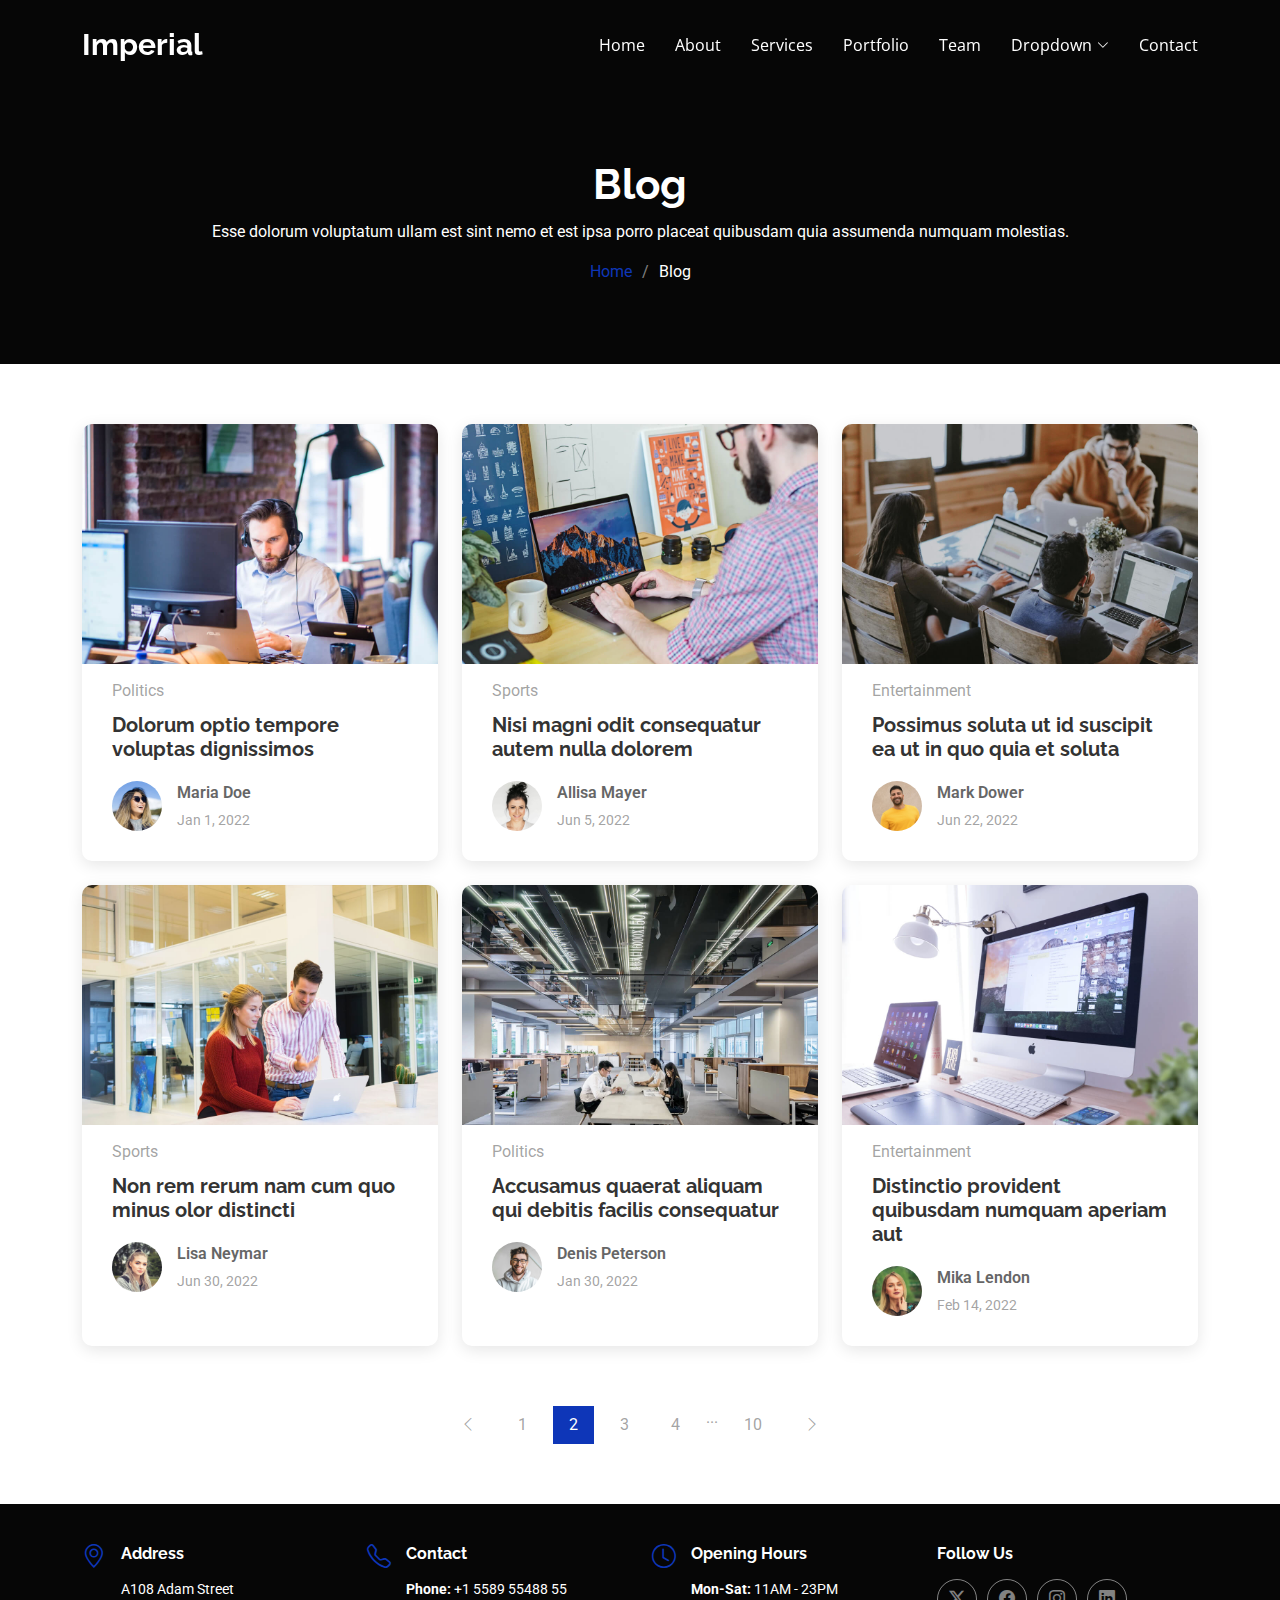
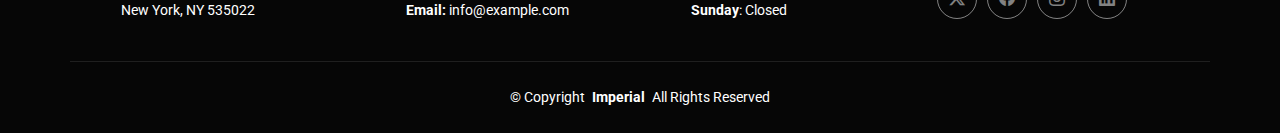
<file: blog.html>
<!DOCTYPE html>
<html lang="en">

<head>
  <meta charset="utf-8">
  <meta content="width=device-width, initial-scale=1.0" name="viewport">
  <title>Blog - Imperial Bootstrap Template</title>
  <meta name="description" content="">
  <meta name="keywords" content="">

  <!-- Favicons -->
  <link href="assets/img/favicon.png" rel="icon">
  <link href="assets/img/apple-touch-icon.png" rel="apple-touch-icon">

  <!-- Fonts -->
  <link href="https://fonts.googleapis.com" rel="preconnect">
  <link href="https://fonts.gstatic.com" rel="preconnect" crossorigin>
  <link href="https://fonts.googleapis.com/css2?family=Roboto:ital,wght@0,100;0,300;0,400;0,500;0,700;0,900;1,100;1,300;1,400;1,500;1,700;1,900&family=Open+Sans:ital,wght@0,300;0,400;0,500;0,600;0,700;0,800;1,300;1,400;1,500;1,600;1,700;1,800&family=Raleway:ital,wght@0,100;0,200;0,300;0,400;0,500;0,600;0,700;0,800;0,900;1,100;1,200;1,300;1,400;1,500;1,600;1,700;1,800;1,900&display=swap" rel="stylesheet">

  <!-- Vendor CSS Files -->
  <link href="assets/vendor/bootstrap/css/bootstrap.min.css" rel="stylesheet">
  <link href="assets/vendor/bootstrap-icons/bootstrap-icons.css" rel="stylesheet">
  <link href="assets/vendor/aos/aos.css" rel="stylesheet">
  <link href="assets/vendor/glightbox/css/glightbox.min.css" rel="stylesheet">
  <link href="assets/vendor/swiper/swiper-bundle.min.css" rel="stylesheet">

  <!-- Main CSS File -->
  <link href="assets/css/main.css" rel="stylesheet">

  <!-- =======================================================
  * Template Name: Imperial
  * Template URL: https://bootstrapmade.com/imperial-free-onepage-bootstrap-theme/
  * Updated: Oct 08 2024 with Bootstrap v5.3.3
  * Author: BootstrapMade.com
  * License: https://bootstrapmade.com/license/
  ======================================================== -->
</head>

<body class="blog-page">

  <header id="header" class="header d-flex align-items-center fixed-top">
    <div class="container-fluid container-xl position-relative d-flex align-items-center justify-content-between">

      <a href="index.html" class="logo d-flex align-items-center">
        <!-- Uncomment the line below if you also wish to use an image logo -->
        <!-- <img src="assets/img/logo-2.png" alt=""> -->
        <h1 class="sitename">Imperial</h1>
      </a>

      <nav id="navmenu" class="navmenu">
        <ul>
          <li><a href="#hero">Home</a></li>
          <li><a href="#about">About</a></li>
          <li><a href="#services">Services</a></li>
          <li><a href="#portfolio">Portfolio</a></li>
          <li><a href="#team">Team</a></li>
          <li class="dropdown"><a href="#"><span>Dropdown</span> <i class="bi bi-chevron-down toggle-dropdown"></i></a>
            <ul>
              <li><a href="#">Dropdown 1</a></li>
              <li class="dropdown"><a href="#"><span>Deep Dropdown</span> <i class="bi bi-chevron-down toggle-dropdown"></i></a>
                <ul>
                  <li><a href="#">Deep Dropdown 1</a></li>
                  <li><a href="#">Deep Dropdown 2</a></li>
                  <li><a href="#">Deep Dropdown 3</a></li>
                  <li><a href="#">Deep Dropdown 4</a></li>
                  <li><a href="#">Deep Dropdown 5</a></li>
                </ul>
              </li>
              <li><a href="#">Dropdown 2</a></li>
              <li><a href="#">Dropdown 3</a></li>
              <li><a href="#">Dropdown 4</a></li>
            </ul>
          </li>
          <li><a href="#contact">Contact</a></li>
        </ul>
        <i class="mobile-nav-toggle d-xl-none bi bi-list"></i>
      </nav>

    </div>
  </header>

  <main class="main">

    <!-- Page Title -->
    <div class="page-title dark-background">
      <div class="container position-relative">
        <h1>Blog</h1>
        <p>Esse dolorum voluptatum ullam est sint nemo et est ipsa porro placeat quibusdam quia assumenda numquam molestias.</p>
        <nav class="breadcrumbs">
          <ol>
            <li><a href="index.html">Home</a></li>
            <li class="current">Blog</li>
          </ol>
        </nav>
      </div>
    </div><!-- End Page Title -->

    <!-- Blog Posts Section -->
    <section id="blog-posts" class="blog-posts section">

      <div class="container">
        <div class="row gy-4">

          <div class="col-lg-4">
            <article>

              <div class="post-img">
                <img src="assets/img/blog/blog-1.jpg" alt="" class="img-fluid">
              </div>

              <p class="post-category">Politics</p>

              <h2 class="title">
                <a href="blog-details.html">Dolorum optio tempore voluptas dignissimos</a>
              </h2>

              <div class="d-flex align-items-center">
                <img src="assets/img/blog/blog-author.jpg" alt="" class="img-fluid post-author-img flex-shrink-0">
                <div class="post-meta">
                  <p class="post-author">Maria Doe</p>
                  <p class="post-date">
                    <time datetime="2022-01-01">Jan 1, 2022</time>
                  </p>
                </div>
              </div>

            </article>
          </div><!-- End post list item -->

          <div class="col-lg-4">
            <article>

              <div class="post-img">
                <img src="assets/img/blog/blog-2.jpg" alt="" class="img-fluid">
              </div>

              <p class="post-category">Sports</p>

              <h2 class="title">
                <a href="blog-details.html">Nisi magni odit consequatur autem nulla dolorem</a>
              </h2>

              <div class="d-flex align-items-center">
                <img src="assets/img/blog/blog-author-2.jpg" alt="" class="img-fluid post-author-img flex-shrink-0">
                <div class="post-meta">
                  <p class="post-author">Allisa Mayer</p>
                  <p class="post-date">
                    <time datetime="2022-01-01">Jun 5, 2022</time>
                  </p>
                </div>
              </div>

            </article>
          </div><!-- End post list item -->

          <div class="col-lg-4">
            <article>

              <div class="post-img">
                <img src="assets/img/blog/blog-3.jpg" alt="" class="img-fluid">
              </div>

              <p class="post-category">Entertainment</p>

              <h2 class="title">
                <a href="blog-details.html">Possimus soluta ut id suscipit ea ut in quo quia et soluta</a>
              </h2>

              <div class="d-flex align-items-center">
                <img src="assets/img/blog/blog-author-3.jpg" alt="" class="img-fluid post-author-img flex-shrink-0">
                <div class="post-meta">
                  <p class="post-author">Mark Dower</p>
                  <p class="post-date">
                    <time datetime="2022-01-01">Jun 22, 2022</time>
                  </p>
                </div>
              </div>

            </article>
          </div><!-- End post list item -->

          <div class="col-lg-4">
            <article>

              <div class="post-img">
                <img src="assets/img/blog/blog-4.jpg" alt="" class="img-fluid">
              </div>

              <p class="post-category">Sports</p>

              <h2 class="title">
                <a href="blog-details.html">Non rem rerum nam cum quo minus olor distincti</a>
              </h2>

              <div class="d-flex align-items-center">
                <img src="assets/img/blog/blog-author-4.jpg" alt="" class="img-fluid post-author-img flex-shrink-0">
                <div class="post-meta">
                  <p class="post-author">Lisa Neymar</p>
                  <p class="post-date">
                    <time datetime="2022-01-01">Jun 30, 2022</time>
                  </p>
                </div>
              </div>

            </article>
          </div><!-- End post list item -->

          <div class="col-lg-4">
            <article>

              <div class="post-img">
                <img src="assets/img/blog/blog-5.jpg" alt="" class="img-fluid">
              </div>

              <p class="post-category">Politics</p>

              <h2 class="title">
                <a href="blog-details.html">Accusamus quaerat aliquam qui debitis facilis consequatur</a>
              </h2>

              <div class="d-flex align-items-center">
                <img src="assets/img/blog/blog-author-5.jpg" alt="" class="img-fluid post-author-img flex-shrink-0">
                <div class="post-meta">
                  <p class="post-author">Denis Peterson</p>
                  <p class="post-date">
                    <time datetime="2022-01-01">Jan 30, 2022</time>
                  </p>
                </div>
              </div>

            </article>
          </div><!-- End post list item -->

          <div class="col-lg-4">
            <article>

              <div class="post-img">
                <img src="assets/img/blog/blog-6.jpg" alt="" class="img-fluid">
              </div>

              <p class="post-category">Entertainment</p>

              <h2 class="title">
                <a href="blog-details.html">Distinctio provident quibusdam numquam aperiam aut</a>
              </h2>

              <div class="d-flex align-items-center">
                <img src="assets/img/blog/blog-author-6.jpg" alt="" class="img-fluid post-author-img flex-shrink-0">
                <div class="post-meta">
                  <p class="post-author">Mika Lendon</p>
                  <p class="post-date">
                    <time datetime="2022-01-01">Feb 14, 2022</time>
                  </p>
                </div>
              </div>

            </article>
          </div><!-- End post list item -->

        </div>
      </div>

    </section><!-- /Blog Posts Section -->

    <!-- Blog Pagination Section -->
    <section id="blog-pagination" class="blog-pagination section">

      <div class="container">
        <div class="d-flex justify-content-center">
          <ul>
            <li><a href="#"><i class="bi bi-chevron-left"></i></a></li>
            <li><a href="#">1</a></li>
            <li><a href="#" class="active">2</a></li>
            <li><a href="#">3</a></li>
            <li><a href="#">4</a></li>
            <li>...</li>
            <li><a href="#">10</a></li>
            <li><a href="#"><i class="bi bi-chevron-right"></i></a></li>
          </ul>
        </div>
      </div>

    </section><!-- /Blog Pagination Section -->

  </main>

  <footer id="footer" class="footer dark-background">

    <div class="container">
      <div class="row gy-3">
        <div class="col-lg-3 col-md-6 d-flex">
          <i class="bi bi-geo-alt icon"></i>
          <div class="address">
            <h4>Address</h4>
            <p>A108 Adam Street</p>
            <p>New York, NY 535022</p>
            <p></p>
          </div>

        </div>

        <div class="col-lg-3 col-md-6 d-flex">
          <i class="bi bi-telephone icon"></i>
          <div>
            <h4>Contact</h4>
            <p>
              <strong>Phone:</strong> <span>+1 5589 55488 55</span><br>
              <strong>Email:</strong> <span>info@example.com</span><br>
            </p>
          </div>
        </div>

        <div class="col-lg-3 col-md-6 d-flex">
          <i class="bi bi-clock icon"></i>
          <div>
            <h4>Opening Hours</h4>
            <p>
              <strong>Mon-Sat:</strong> <span>11AM - 23PM</span><br>
              <strong>Sunday</strong>: <span>Closed</span>
            </p>
          </div>
        </div>

        <div class="col-lg-3 col-md-6">
          <h4>Follow Us</h4>
          <div class="social-links d-flex">
            <a href="#" class="twitter"><i class="bi bi-twitter-x"></i></a>
            <a href="#" class="facebook"><i class="bi bi-facebook"></i></a>
            <a href="#" class="instagram"><i class="bi bi-instagram"></i></a>
            <a href="#" class="linkedin"><i class="bi bi-linkedin"></i></a>
          </div>
        </div>

      </div>
    </div>

    <div class="container copyright text-center mt-4">
      <p>© <span>Copyright</span> <strong class="px-1 sitename">Imperial</strong> <span>All Rights Reserved</span></p>
    </div>

  </footer>

  <!-- Scroll Top -->
  <a href="#" id="scroll-top" class="scroll-top d-flex align-items-center justify-content-center"><i class="bi bi-arrow-up-short"></i></a>

  <!-- Preloader -->
  <div id="preloader"></div>

  <!-- Vendor JS Files -->
  <script src="assets/vendor/bootstrap/js/bootstrap.bundle.min.js"></script>
  <script src="assets/vendor/php-email-form/validate.js"></script>
  <script src="assets/vendor/aos/aos.js"></script>
  <script src="assets/vendor/typed.js/typed.umd.js"></script>
  <script src="assets/vendor/glightbox/js/glightbox.min.js"></script>
  <script src="assets/vendor/imagesloaded/imagesloaded.pkgd.min.js"></script>
  <script src="assets/vendor/isotope-layout/isotope.pkgd.min.js"></script>
  <script src="assets/vendor/swiper/swiper-bundle.min.js"></script>

  <!-- Main JS File -->
  <script src="assets/js/main.js"></script>

</body>

</html>
</file>
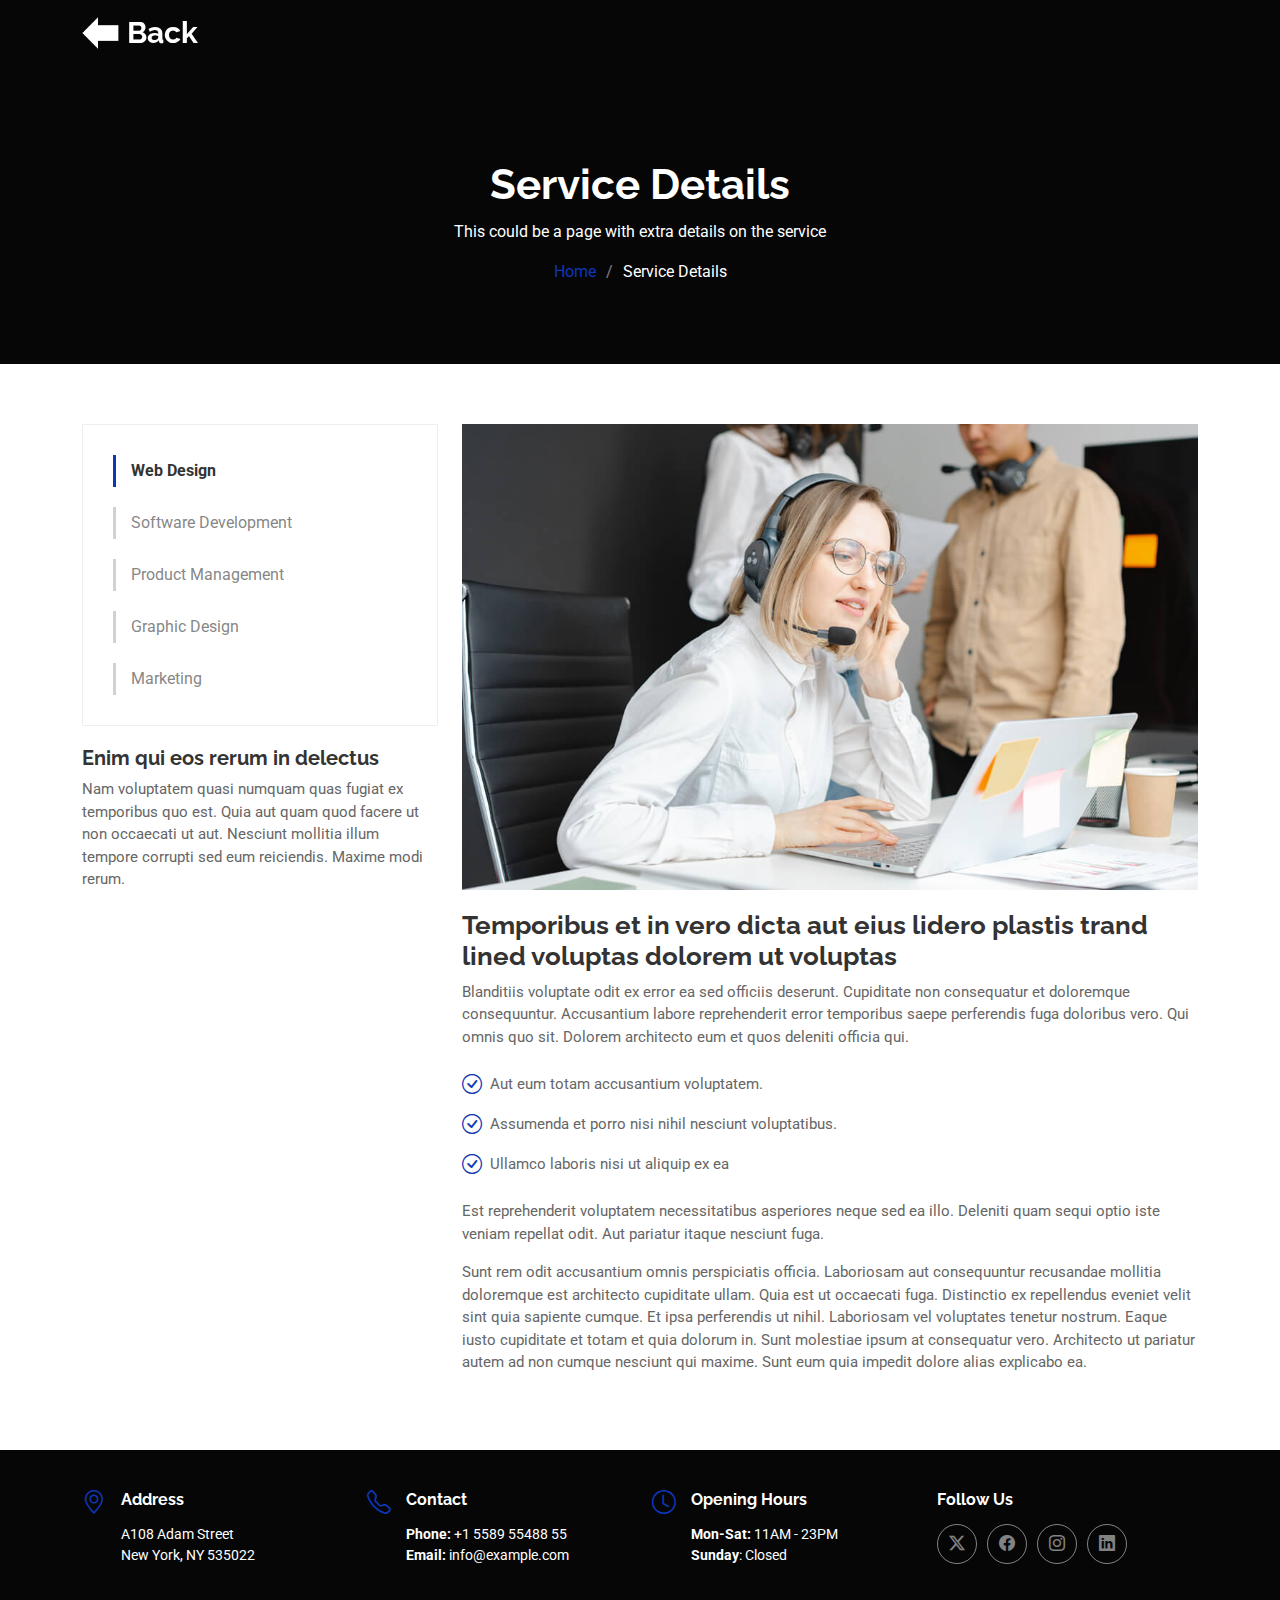
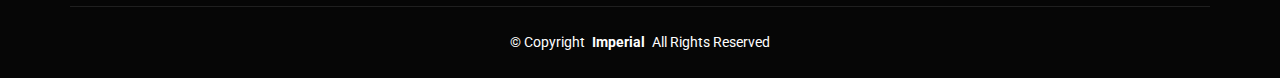
<file: service-details.html>
<!DOCTYPE html>
<html lang="en">
  <head>
    <meta charset="utf-8" />
    <meta content="width=device-width, initial-scale=1.0" name="viewport" />
    <title>Plumber Port Elizabeth | Splash Plumbers</title>
    <meta name="description" content="" />
    <meta name="keywords" content="" />

    <!-- Favicons -->
    <link href="assets/img/favicon.png" rel="icon" />
    <link href="assets/img/apple-touch-icon.png" rel="apple-touch-icon" />

    <!-- Fonts -->
    <link href="https://fonts.googleapis.com" rel="preconnect" />
    <link href="https://fonts.gstatic.com" rel="preconnect" crossorigin />
    <link
      href="https://fonts.googleapis.com/css2?family=Roboto:ital,wght@0,100;0,300;0,400;0,500;0,700;0,900;1,100;1,300;1,400;1,500;1,700;1,900&family=Open+Sans:ital,wght@0,300;0,400;0,500;0,600;0,700;0,800;1,300;1,400;1,500;1,600;1,700;1,800&family=Raleway:ital,wght@0,100;0,200;0,300;0,400;0,500;0,600;0,700;0,800;0,900;1,100;1,200;1,300;1,400;1,500;1,600;1,700;1,800;1,900&display=swap"
      rel="stylesheet"
    />

    <!-- Vendor CSS Files -->
    <link
      href="assets/vendor/bootstrap/css/bootstrap.min.css"
      rel="stylesheet"
    />
    <link
      href="assets/vendor/bootstrap-icons/bootstrap-icons.css"
      rel="stylesheet"
    />
    <link href="assets/vendor/aos/aos.css" rel="stylesheet" />
    <link
      href="assets/vendor/glightbox/css/glightbox.min.css"
      rel="stylesheet"
    />
    <link href="assets/vendor/swiper/swiper-bundle.min.css" rel="stylesheet" />

    <!-- Main CSS File -->
    <link href="assets/css/main.css" rel="stylesheet" />

    <!-- =======================================================
  * Template Name: Imperial
  * Template URL: https://bootstrapmade.com/imperial-free-onepage-bootstrap-theme/
  * Updated: Oct 08 2024 with Bootstrap v5.3.3
  * Author: BootstrapMade.com
  * License: https://bootstrapmade.com/license/
  ======================================================== -->
  </head>

  <body class="service-details-page">
    <header id="header" class="header d-flex align-items-center fixed-top">
      <div
        class="container-fluid container-xl position-relative d-flex align-items-center justify-content-between"
      >
        <a href="index.html" class="logo d-flex align-items-center">
          <!-- Uncomment the line below if you also wish to use an image logo -->
          <img src="assets/img/backArrow.png" alt="" />
          <h1 class="sitename">Back</h1>
        </a>
      </div>
    </header>

    <main class="main">
      <!-- Page Title -->
      <div class="page-title dark-background">
        <div class="container position-relative">
          <h1>Service Details</h1>
          <p>This could be a page with extra details on the service</p>
          <nav class="breadcrumbs">
            <ol>
              <li><a href="index.html">Home</a></li>
              <li class="current">Service Details</li>
            </ol>
          </nav>
        </div>
      </div>
      <!-- End Page Title -->

      <!-- Service Details Section -->
      <section id="service-details" class="service-details section">
        <div class="container">
          <div class="row gy-4">
            <div class="col-lg-4" data-aos="fade-up" data-aos-delay="100">
              <div class="services-list">
                <a href="#" class="active">Web Design</a>
                <a href="#">Software Development</a>
                <a href="#">Product Management</a>
                <a href="#">Graphic Design</a>
                <a href="#">Marketing</a>
              </div>

              <h4>Enim qui eos rerum in delectus</h4>
              <p>
                Nam voluptatem quasi numquam quas fugiat ex temporibus quo est.
                Quia aut quam quod facere ut non occaecati ut aut. Nesciunt
                mollitia illum tempore corrupti sed eum reiciendis. Maxime modi
                rerum.
              </p>
            </div>

            <div class="col-lg-8" data-aos="fade-up" data-aos-delay="200">
              <img
                src="assets/img/services.jpg"
                alt=""
                class="img-fluid services-img"
              />
              <h3>
                Temporibus et in vero dicta aut eius lidero plastis trand lined
                voluptas dolorem ut voluptas
              </h3>
              <p>
                Blanditiis voluptate odit ex error ea sed officiis deserunt.
                Cupiditate non consequatur et doloremque consequuntur.
                Accusantium labore reprehenderit error temporibus saepe
                perferendis fuga doloribus vero. Qui omnis quo sit. Dolorem
                architecto eum et quos deleniti officia qui.
              </p>
              <ul>
                <li>
                  <i class="bi bi-check-circle"></i>
                  <span>Aut eum totam accusantium voluptatem.</span>
                </li>
                <li>
                  <i class="bi bi-check-circle"></i>
                  <span
                    >Assumenda et porro nisi nihil nesciunt voluptatibus.</span
                  >
                </li>
                <li>
                  <i class="bi bi-check-circle"></i>
                  <span>Ullamco laboris nisi ut aliquip ex ea</span>
                </li>
              </ul>
              <p>
                Est reprehenderit voluptatem necessitatibus asperiores neque sed
                ea illo. Deleniti quam sequi optio iste veniam repellat odit.
                Aut pariatur itaque nesciunt fuga.
              </p>
              <p>
                Sunt rem odit accusantium omnis perspiciatis officia. Laboriosam
                aut consequuntur recusandae mollitia doloremque est architecto
                cupiditate ullam. Quia est ut occaecati fuga. Distinctio ex
                repellendus eveniet velit sint quia sapiente cumque. Et ipsa
                perferendis ut nihil. Laboriosam vel voluptates tenetur nostrum.
                Eaque iusto cupiditate et totam et quia dolorum in. Sunt
                molestiae ipsum at consequatur vero. Architecto ut pariatur
                autem ad non cumque nesciunt qui maxime. Sunt eum quia impedit
                dolore alias explicabo ea.
              </p>
            </div>
          </div>
        </div>
      </section>
      <!-- /Service Details Section -->
    </main>

    <footer id="footer" class="footer dark-background">
      <div class="container">
        <div class="row gy-3">
          <div class="col-lg-3 col-md-6 d-flex">
            <i class="bi bi-geo-alt icon"></i>
            <div class="address">
              <h4>Address</h4>
              <p>A108 Adam Street</p>
              <p>New York, NY 535022</p>
              <p></p>
            </div>
          </div>

          <div class="col-lg-3 col-md-6 d-flex">
            <i class="bi bi-telephone icon"></i>
            <div>
              <h4>Contact</h4>
              <p>
                <strong>Phone:</strong> <span>+1 5589 55488 55</span><br />
                <strong>Email:</strong> <span>info@example.com</span><br />
              </p>
            </div>
          </div>

          <div class="col-lg-3 col-md-6 d-flex">
            <i class="bi bi-clock icon"></i>
            <div>
              <h4>Opening Hours</h4>
              <p>
                <strong>Mon-Sat:</strong> <span>11AM - 23PM</span><br />
                <strong>Sunday</strong>: <span>Closed</span>
              </p>
            </div>
          </div>

          <div class="col-lg-3 col-md-6">
            <h4>Follow Us</h4>
            <div class="social-links d-flex">
              <a href="#" class="twitter"><i class="bi bi-twitter-x"></i></a>
              <a href="#" class="facebook"><i class="bi bi-facebook"></i></a>
              <a href="#" class="instagram"><i class="bi bi-instagram"></i></a>
              <a href="#" class="linkedin"><i class="bi bi-linkedin"></i></a>
            </div>
          </div>
        </div>
      </div>

      <div class="container copyright text-center mt-4">
        <p>
          © <span>Copyright</span>
          <strong class="px-1 sitename">Imperial</strong>
          <span>All Rights Reserved</span>
        </p>
      </div>
    </footer>

    <!-- Scroll Top -->
    <a
      href="#"
      id="scroll-top"
      class="scroll-top d-flex align-items-center justify-content-center"
      ><i class="bi bi-arrow-up-short"></i
    ></a>

    <!-- Preloader -->
    <div id="preloader"></div>

    <!-- Vendor JS Files -->
    <script src="assets/vendor/bootstrap/js/bootstrap.bundle.min.js"></script>
    <script src="assets/vendor/php-email-form/validate.js"></script>
    <script src="assets/vendor/aos/aos.js"></script>
    <script src="assets/vendor/typed.js/typed.umd.js"></script>
    <script src="assets/vendor/glightbox/js/glightbox.min.js"></script>
    <script src="assets/vendor/imagesloaded/imagesloaded.pkgd.min.js"></script>
    <script src="assets/vendor/isotope-layout/isotope.pkgd.min.js"></script>
    <script src="assets/vendor/swiper/swiper-bundle.min.js"></script>

    <!-- Main JS File -->
    <script src="assets/js/main.js"></script>
  </body>
</html>
</file>
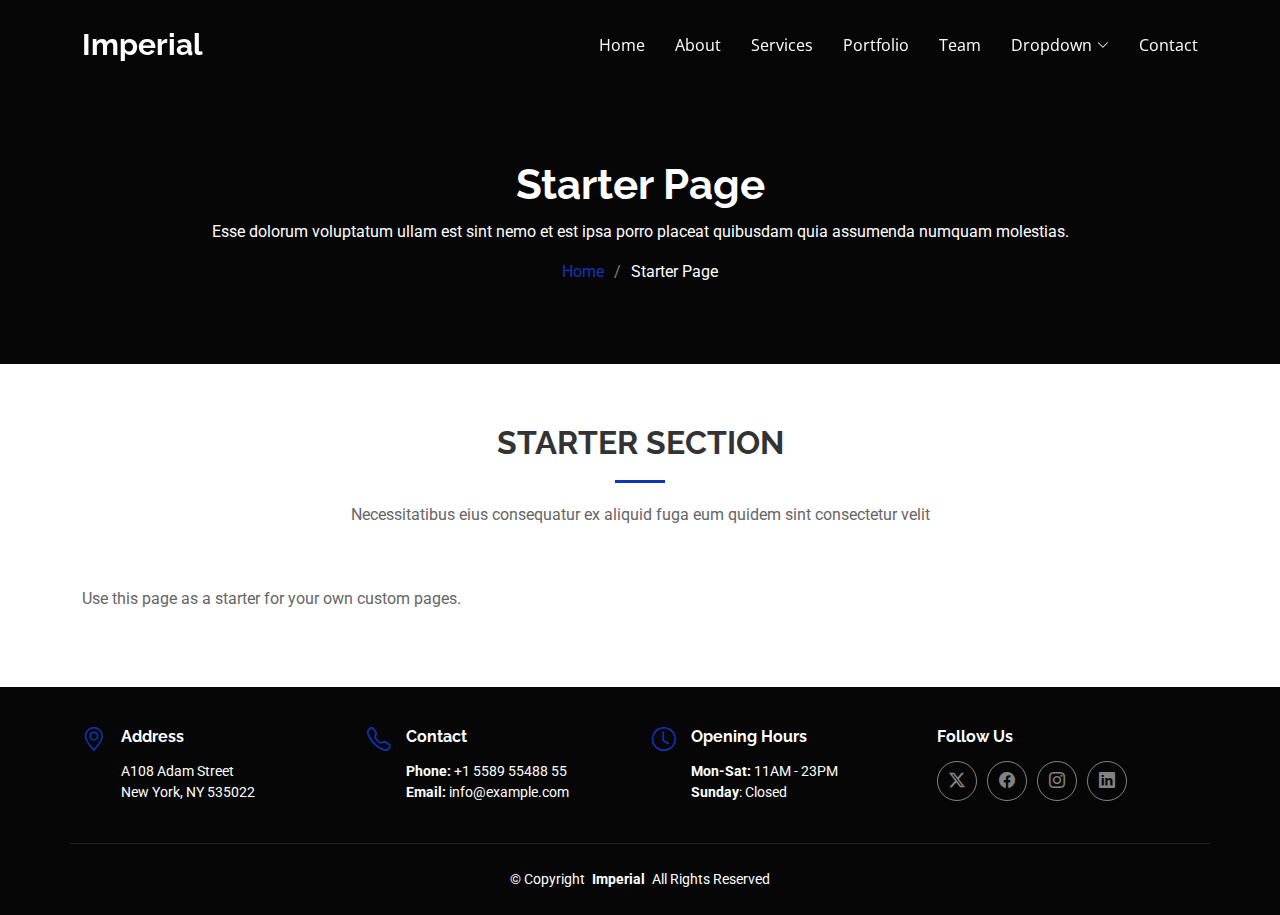
<file: starter-page.html>
<!DOCTYPE html>
<html lang="en">

<head>
  <meta charset="utf-8">
  <meta content="width=device-width, initial-scale=1.0" name="viewport">
  <title>Starter Page - Imperial Bootstrap Template</title>
  <meta name="description" content="">
  <meta name="keywords" content="">

  <!-- Favicons -->
  <link href="assets/img/favicon.png" rel="icon">
  <link href="assets/img/apple-touch-icon.png" rel="apple-touch-icon">

  <!-- Fonts -->
  <link href="https://fonts.googleapis.com" rel="preconnect">
  <link href="https://fonts.gstatic.com" rel="preconnect" crossorigin>
  <link href="https://fonts.googleapis.com/css2?family=Roboto:ital,wght@0,100;0,300;0,400;0,500;0,700;0,900;1,100;1,300;1,400;1,500;1,700;1,900&family=Open+Sans:ital,wght@0,300;0,400;0,500;0,600;0,700;0,800;1,300;1,400;1,500;1,600;1,700;1,800&family=Raleway:ital,wght@0,100;0,200;0,300;0,400;0,500;0,600;0,700;0,800;0,900;1,100;1,200;1,300;1,400;1,500;1,600;1,700;1,800;1,900&display=swap" rel="stylesheet">

  <!-- Vendor CSS Files -->
  <link href="assets/vendor/bootstrap/css/bootstrap.min.css" rel="stylesheet">
  <link href="assets/vendor/bootstrap-icons/bootstrap-icons.css" rel="stylesheet">
  <link href="assets/vendor/aos/aos.css" rel="stylesheet">
  <link href="assets/vendor/glightbox/css/glightbox.min.css" rel="stylesheet">
  <link href="assets/vendor/swiper/swiper-bundle.min.css" rel="stylesheet">

  <!-- Main CSS File -->
  <link href="assets/css/main.css" rel="stylesheet">

  <!-- =======================================================
  * Template Name: Imperial
  * Template URL: https://bootstrapmade.com/imperial-free-onepage-bootstrap-theme/
  * Updated: Oct 08 2024 with Bootstrap v5.3.3
  * Author: BootstrapMade.com
  * License: https://bootstrapmade.com/license/
  ======================================================== -->
</head>

<body class="starter-page-page">

  <header id="header" class="header d-flex align-items-center fixed-top">
    <div class="container-fluid container-xl position-relative d-flex align-items-center justify-content-between">

      <a href="index.html" class="logo d-flex align-items-center">
        <!-- Uncomment the line below if you also wish to use an image logo -->
        <!-- <img src="assets/img/logo-2.png" alt=""> -->
        <h1 class="sitename">Imperial</h1>
      </a>

      <nav id="navmenu" class="navmenu">
        <ul>
          <li><a href="#hero">Home</a></li>
          <li><a href="#about">About</a></li>
          <li><a href="#services">Services</a></li>
          <li><a href="#portfolio">Portfolio</a></li>
          <li><a href="#team">Team</a></li>
          <li class="dropdown"><a href="#"><span>Dropdown</span> <i class="bi bi-chevron-down toggle-dropdown"></i></a>
            <ul>
              <li><a href="#">Dropdown 1</a></li>
              <li class="dropdown"><a href="#"><span>Deep Dropdown</span> <i class="bi bi-chevron-down toggle-dropdown"></i></a>
                <ul>
                  <li><a href="#">Deep Dropdown 1</a></li>
                  <li><a href="#">Deep Dropdown 2</a></li>
                  <li><a href="#">Deep Dropdown 3</a></li>
                  <li><a href="#">Deep Dropdown 4</a></li>
                  <li><a href="#">Deep Dropdown 5</a></li>
                </ul>
              </li>
              <li><a href="#">Dropdown 2</a></li>
              <li><a href="#">Dropdown 3</a></li>
              <li><a href="#">Dropdown 4</a></li>
            </ul>
          </li>
          <li><a href="#contact">Contact</a></li>
        </ul>
        <i class="mobile-nav-toggle d-xl-none bi bi-list"></i>
      </nav>

    </div>
  </header>

  <main class="main">

    <!-- Page Title -->
    <div class="page-title dark-background">
      <div class="container position-relative">
        <h1>Starter Page</h1>
        <p>Esse dolorum voluptatum ullam est sint nemo et est ipsa porro placeat quibusdam quia assumenda numquam molestias.</p>
        <nav class="breadcrumbs">
          <ol>
            <li><a href="index.html">Home</a></li>
            <li class="current">Starter Page</li>
          </ol>
        </nav>
      </div>
    </div><!-- End Page Title -->

    <!-- Starter Section Section -->
    <section id="starter-section" class="starter-section section">

      <!-- Section Title -->
      <div class="container section-title" data-aos="fade-up">
        <h2>Starter Section</h2>
        <p>Necessitatibus eius consequatur ex aliquid fuga eum quidem sint consectetur velit</p>
      </div><!-- End Section Title -->

      <div class="container" data-aos="fade-up">
        <p>Use this page as a starter for your own custom pages.</p>
      </div>

    </section><!-- /Starter Section Section -->

  </main>

  <footer id="footer" class="footer dark-background">

    <div class="container">
      <div class="row gy-3">
        <div class="col-lg-3 col-md-6 d-flex">
          <i class="bi bi-geo-alt icon"></i>
          <div class="address">
            <h4>Address</h4>
            <p>A108 Adam Street</p>
            <p>New York, NY 535022</p>
            <p></p>
          </div>

        </div>

        <div class="col-lg-3 col-md-6 d-flex">
          <i class="bi bi-telephone icon"></i>
          <div>
            <h4>Contact</h4>
            <p>
              <strong>Phone:</strong> <span>+1 5589 55488 55</span><br>
              <strong>Email:</strong> <span>info@example.com</span><br>
            </p>
          </div>
        </div>

        <div class="col-lg-3 col-md-6 d-flex">
          <i class="bi bi-clock icon"></i>
          <div>
            <h4>Opening Hours</h4>
            <p>
              <strong>Mon-Sat:</strong> <span>11AM - 23PM</span><br>
              <strong>Sunday</strong>: <span>Closed</span>
            </p>
          </div>
        </div>

        <div class="col-lg-3 col-md-6">
          <h4>Follow Us</h4>
          <div class="social-links d-flex">
            <a href="#" class="twitter"><i class="bi bi-twitter-x"></i></a>
            <a href="#" class="facebook"><i class="bi bi-facebook"></i></a>
            <a href="#" class="instagram"><i class="bi bi-instagram"></i></a>
            <a href="#" class="linkedin"><i class="bi bi-linkedin"></i></a>
          </div>
        </div>

      </div>
    </div>

    <div class="container copyright text-center mt-4">
      <p>© <span>Copyright</span> <strong class="px-1 sitename">Imperial</strong> <span>All Rights Reserved</span></p>
    </div>

  </footer>

  <!-- Scroll Top -->
  <a href="#" id="scroll-top" class="scroll-top d-flex align-items-center justify-content-center"><i class="bi bi-arrow-up-short"></i></a>

  <!-- Preloader -->
  <div id="preloader"></div>

  <!-- Vendor JS Files -->
  <script src="assets/vendor/bootstrap/js/bootstrap.bundle.min.js"></script>
  <script src="assets/vendor/php-email-form/validate.js"></script>
  <script src="assets/vendor/aos/aos.js"></script>
  <script src="assets/vendor/typed.js/typed.umd.js"></script>
  <script src="assets/vendor/glightbox/js/glightbox.min.js"></script>
  <script src="assets/vendor/imagesloaded/imagesloaded.pkgd.min.js"></script>
  <script src="assets/vendor/isotope-layout/isotope.pkgd.min.js"></script>
  <script src="assets/vendor/swiper/swiper-bundle.min.js"></script>

  <!-- Main JS File -->
  <script src="assets/js/main.js"></script>

</body>

</html>
</file>
<file: assets/css/main.css>
/**
* Template Name: Imperial
* Template URL: https://bootstrapmade.com/imperial-free-onepage-bootstrap-theme/
* Updated: Oct 08 2024 with Bootstrap v5.3.3
* Author: BootstrapMade.com
* License: https://bootstrapmade.com/license/
*/

/*--------------------------------------------------------------
# Font & Color Variables
# Help: https://bootstrapmade.com/color-system/
--------------------------------------------------------------*/
/* Fonts */
:root {
  --default-font: "Roboto",  system-ui, -apple-system, "Segoe UI", Roboto, "Helvetica Neue", Arial, "Noto Sans", "Liberation Sans", sans-serif, "Apple Color Emoji", "Segoe UI Emoji", "Segoe UI Symbol", "Noto Color Emoji";
  --heading-font: "Raleway",  sans-serif;
  --nav-font: "Open Sans",  sans-serif;
}

/* Global Colors - The following color variables are used throughout the website. Updating them here will change the color scheme of the entire website */
:root { 
  --background-color: #ffffff; /* Background color for the entire website, including individual sections */
  --default-color: #666666; /* Default color used for the majority of the text content across the entire website */
  --heading-color: #333333; /* Color for headings, subheadings and title throughout the website */
  --accent-color: #0e36b8; /* Accent color that represents your brand on the website. It's used for buttons, links, and other elements that need to stand out */
  --surface-color: #ffffff; /* The surface color is used as a background of boxed elements within sections, such as cards, icon boxes, or other elements that require a visual separation from the global background. */
  --contrast-color: #ffffff; /* Contrast color for text, ensuring readability against backgrounds of accent, heading, or default colors. */
}

/* Nav Menu Colors - The following color variables are used specifically for the navigation menu. They are separate from the global colors to allow for more customization options */
:root {
  --nav-color: #ffffff;  /* The default color of the main navmenu links */
  --nav-hover-color: #0e36b8; /* Applied to main navmenu links when they are hovered over or active */
  --nav-mobile-background-color: #ffffff; /* Used as the background color for mobile navigation menu */
  --nav-dropdown-background-color: #ffffff; /* Used as the background color for dropdown items that appear when hovering over primary navigation items */
  --nav-dropdown-color: #666666; /* Used for navigation links of the dropdown items in the navigation menu. */
  --nav-dropdown-hover-color: #0e36b8; /* Similar to --nav-hover-color, this color is applied to dropdown navigation links when they are hovered over. */
}

/* Color Presets - These classes override global colors when applied to any section or element, providing reuse of the sam color scheme. */

.light-background {
  --background-color: #f9f9f9;
  --surface-color: #ffffff;
}
/* #060606    #252525*/ 
.dark-background {
  --background-color: #060606;
  --default-color: #ffffff;
  --heading-color: #ffffff;
  --surface-color: #252525;
  --contrast-color: #ffffff;
}

/* Smooth scroll */
:root {
  scroll-behavior: smooth;
}

/*--------------------------------------------------------------
# General Styling & Shared Classes
--------------------------------------------------------------*/
body {
  color: var(--default-color);
  background-color: var(--background-color);
  font-family: var(--default-font);
}

a {
  color: var(--accent-color);
  text-decoration: none;
  transition: 0.3s;
}

a:hover {
  color: color-mix(in srgb, var(--accent-color), transparent 25%);
  text-decoration: none;
}

h1,
h2,
h3,
h4,
h5,
h6 {
  color: var(--heading-color);
  font-family: var(--heading-font);
}

/* PHP Email Form Messages
------------------------------*/
.php-email-form .error-message {
  display: none;
  background: #df1529;
  color: #ffffff;
  text-align: left;
  padding: 15px;
  margin-bottom: 24px;
  font-weight: 600;
}

.php-email-form .sent-message {
  display: none;
  color: #ffffff;
  background: #059652;
  text-align: center;
  padding: 15px;
  margin-bottom: 24px;
  font-weight: 600;
}

.php-email-form .loading {
  display: none;
  background: var(--surface-color);
  text-align: center;
  padding: 15px;
  margin-bottom: 24px;
}

.php-email-form .loading:before {
  content: "";
  display: inline-block;
  border-radius: 50%;
  width: 24px;
  height: 24px;
  margin: 0 10px -6px 0;
  border: 3px solid var(--accent-color);
  border-top-color: var(--surface-color);
  animation: php-email-form-loading 1s linear infinite;
}

@keyframes php-email-form-loading {
  0% {
    transform: rotate(0deg);
  }

  100% {
    transform: rotate(360deg);
  }
}

/*--------------------------------------------------------------
# Global Header  rgba(0, 0, 0, 0)
--------------------------------------------------------------*/
.header {
  --background-color: rgba(0, 0, 0, 0);
  --default-color: #ffffff;
  --heading-color: #ffffff;
  color: var(--default-color);
  background-color: var(--background-color);
  padding: 15px 0;
  transition: all 0.5s;
  z-index: 997;
}

.header .logo {
  line-height: 1;
}

.header .logo img {
  max-height: 32px;
  margin-right: 8px;
}

.header .logo h1 {
  font-size: 30px;
  margin: 0;
  font-weight: 700;
  color: var(--heading-color);
}

.scrolled .header {
  box-shadow: 0px 0 18px rgba(0, 0, 0, 0.1);
}

/* Global Header on Scroll rgba(0, 0, 0, 0.8)
------------------------------*/
.scrolled .header {
  --background-color: #0e36b8;
}

/*--------------------------------------------------------------
# Navigation Menu
--------------------------------------------------------------*/
/* Navmenu - Desktop */
@media (min-width: 1200px) {
  .navmenu {
    padding: 0;
  }

  .navmenu ul {
    margin: 0;
    padding: 0;
    display: flex;
    list-style: none;
    align-items: center;
  }

  .navmenu li {
    position: relative;
  }

  .navmenu a,
  .navmenu a:focus {
    color: var(--nav-color);
    padding: 18px 15px;
    font-size: 16px;
    font-family: var(--nav-font);
    font-weight: 400;
    display: flex;
    align-items: center;
    justify-content: space-between;
    white-space: nowrap;
    transition: 0.3s;
  }

  .navmenu a i,
  .navmenu a:focus i {
    font-size: 12px;
    line-height: 0;
    margin-left: 5px;
    transition: 0.3s;
  }

  .navmenu li:last-child a {
    padding-right: 0;
  }

  .navmenu li:hover>a,
  .navmenu .active,
  .navmenu .active:focus {
    color: var(--nav-hover-color);
  }

  .navmenu .dropdown ul {
    margin: 0;
    padding: 10px 0;
    background: var(--nav-dropdown-background-color);
    display: block;
    position: absolute;
    visibility: hidden;
    left: 14px;
    top: 130%;
    opacity: 0;
    transition: 0.3s;
    border-radius: 4px;
    z-index: 99;
    box-shadow: 0px 0px 30px rgba(0, 0, 0, 0.1);
  }

  .navmenu .dropdown ul li {
    min-width: 200px;
  }

  .navmenu .dropdown ul a {
    padding: 10px 20px;
    font-size: 15px;
    text-transform: none;
    color: var(--nav-dropdown-color);
  }

  .navmenu .dropdown ul a i {
    font-size: 12px;
  }

  .navmenu .dropdown ul a:hover,
  .navmenu .dropdown ul .active:hover,
  .navmenu .dropdown ul li:hover>a {
    color: var(--nav-dropdown-hover-color);
  }

  .navmenu .dropdown:hover>ul {
    opacity: 1;
    top: 100%;
    visibility: visible;
  }

  .navmenu .dropdown .dropdown ul {
    top: 0;
    left: -90%;
    visibility: hidden;
  }

  .navmenu .dropdown .dropdown:hover>ul {
    opacity: 1;
    top: 0;
    left: -100%;
    visibility: visible;
  }
}

/* Navmenu - Mobile */
@media (max-width: 1199px) {
  .mobile-nav-toggle {
    color: var(--nav-color);
    font-size: 28px;
    line-height: 0;
    margin-right: 10px;
    cursor: pointer;
    transition: color 0.3s;
  }

  .navmenu {
    padding: 0;
    z-index: 9997;
  }

  .navmenu ul {
    display: none;
    list-style: none;
    position: absolute;
    inset: 60px 20px 20px 20px;
    padding: 10px 0;
    margin: 0;
    border-radius: 6px;
    background-color: var(--nav-mobile-background-color);
    overflow-y: auto;
    transition: 0.3s;
    z-index: 9998;
    box-shadow: 0px 0px 30px rgba(0, 0, 0, 0.1);
  }

  .navmenu a,
  .navmenu a:focus {
    color: var(--nav-dropdown-color);
    padding: 10px 20px;
    font-family: var(--nav-font);
    font-size: 17px;
    font-weight: 500;
    display: flex;
    align-items: center;
    justify-content: space-between;
    white-space: nowrap;
    transition: 0.3s;
  }

  .navmenu a i,
  .navmenu a:focus i {
    font-size: 12px;
    line-height: 0;
    margin-left: 5px;
    width: 30px;
    height: 30px;
    display: flex;
    align-items: center;
    justify-content: center;
    border-radius: 50%;
    transition: 0.3s;
    background-color: color-mix(in srgb, var(--accent-color), transparent 90%);
  }

  .navmenu a i:hover,
  .navmenu a:focus i:hover {
    background-color: var(--accent-color);
    color: var(--contrast-color);
  }

  .navmenu a:hover,
  .navmenu .active,
  .navmenu .active:focus {
    color: var(--nav-dropdown-hover-color);
  }

  .navmenu .active i,
  .navmenu .active:focus i {
    background-color: var(--accent-color);
    color: var(--contrast-color);
    transform: rotate(180deg);
  }

  .navmenu .dropdown ul {
    position: static;
    display: none;
    z-index: 99;
    padding: 10px 0;
    margin: 10px 20px;
    background-color: var(--nav-dropdown-background-color);
    border: 1px solid color-mix(in srgb, var(--default-color), transparent 90%);
    box-shadow: none;
    transition: all 0.5s ease-in-out;
  }

  .navmenu .dropdown ul ul {
    background-color: rgba(33, 37, 41, 0.1);
  }

  .navmenu .dropdown>.dropdown-active {
    display: block;
    background-color: rgba(33, 37, 41, 0.03);
  }

  .mobile-nav-active {
    overflow: hidden;
  }

  .mobile-nav-active .mobile-nav-toggle {
    color: #fff;
    position: absolute;
    font-size: 32px;
    top: 15px;
    right: 15px;
    margin-right: 0;
    z-index: 9999;
  }

  .mobile-nav-active .navmenu {
    position: fixed;
    overflow: hidden;
    inset: 0;
    background: rgba(33, 37, 41, 0.8);
    transition: 0.3s;
  }

  .mobile-nav-active .navmenu>ul {
    display: block;
  }
}

/*--------------------------------------------------------------
# Global Footer
--------------------------------------------------------------*/
.footer {
  color: var(--default-color);
  background-color: var(--background-color);
  font-size: 14px;
  padding: 40px 0 0 0;
  position: relative;
}

.footer .icon {
  color: var(--accent-color);
  margin-right: 15px;
  font-size: 24px;
  line-height: 0;
}

.footer h4 {
  font-size: 16px;
  font-weight: 700;
  margin-bottom: 15px;
}

.footer .address p {
  margin-bottom: 0px;
}

.footer .social-links a {
  display: flex;
  align-items: center;
  justify-content: center;
  width: 40px;
  height: 40px;
  border-radius: 50%;
  border: 1px solid color-mix(in srgb, var(--default-color), transparent 50%);
  font-size: 16px;
  color: color-mix(in srgb, var(--default-color), transparent 50%);
  margin-right: 10px;
  transition: 0.3s;
}

.footer .social-links a:hover {
  color: var(--accent-color);
  border-color: var(--accent-color);
}

.footer .copyright {
  padding: 25px 0;
  border-top: 1px solid color-mix(in srgb, var(--default-color), transparent 90%);
}

.footer .copyright p {
  margin-bottom: 0;
}

.footer .credits {
  margin-top: 5px;
  font-size: 13px;
}

/*--------------------------------------------------------------
# Preloader
--------------------------------------------------------------*/
#preloader {
  position: fixed;
  inset: 0;
  z-index: 999999;
  overflow: hidden;
  background: var(--background-color);
  transition: all 0.6s ease-out;
}

#preloader:before {
  content: "";
  position: fixed;
  top: calc(50% - 30px);
  left: calc(50% - 30px);
  border: 6px solid #ffffff;
  border-color: var(--accent-color) transparent var(--accent-color) transparent;
  border-radius: 50%;
  width: 60px;
  height: 60px;
  animation: animate-preloader 1.5s linear infinite;
}

@keyframes animate-preloader {
  0% {
    transform: rotate(0deg);
  }

  100% {
    transform: rotate(360deg);
  }
}

/*--------------------------------------------------------------
# Scroll Top Button
--------------------------------------------------------------*/
.scroll-top {
  position: fixed;
  visibility: hidden;
  opacity: 0;
  right: 15px;
  bottom: 15px;
  z-index: 99999;
  background-color: var(--accent-color);
  width: 40px;
  height: 40px;
  border-radius: 4px;
  transition: all 0.4s;
}

.scroll-top i {
  font-size: 24px;
  color: var(--contrast-color);
  line-height: 0;
}

.scroll-top:hover {
  background-color: color-mix(in srgb, var(--accent-color), transparent 20%);
  color: var(--contrast-color);
}

.scroll-top.active {
  visibility: visible;
  opacity: 1;
}

/*--------------------------------------------------------------
# Disable aos animation delay on mobile devices
--------------------------------------------------------------*/
@media screen and (max-width: 768px) {
  [data-aos-delay] {
    transition-delay: 0 !important;
  }
}

/*--------------------------------------------------------------
# Global Page Titles & Breadcrumbs
--------------------------------------------------------------*/
.page-title {
  color: var(--default-color);
  background-color: var(--background-color);
  padding: 160px 0 80px 0;
  text-align: center;
  position: relative;
}

.page-title:before {
  content: "";
  background-color: color-mix(in srgb, var(--background-color), transparent 50%);
  position: absolute;
  inset: 0;
}

.page-title h1 {
  font-size: 42px;
  font-weight: 700;
  margin-bottom: 10px;
}

.page-title .breadcrumbs ol {
  display: flex;
  flex-wrap: wrap;
  list-style: none;
  justify-content: center;
  padding: 0;
  margin: 0;
  font-size: 16px;
  font-weight: 400;
}

.page-title .breadcrumbs ol li+li {
  padding-left: 10px;
}

.page-title .breadcrumbs ol li+li::before {
  content: "/";
  display: inline-block;
  padding-right: 10px;
  color: color-mix(in srgb, var(--default-color), transparent 50%);
}

/*--------------------------------------------------------------
# Global Sections
--------------------------------------------------------------*/
section,
.section {
  color: var(--default-color);
  background-color: var(--background-color);
  padding: 60px 0;
  scroll-margin-top: 90px;
  overflow: clip;
}

@media (max-width: 1199px) {

  section,
  .section {
    scroll-margin-top: 66px;
  }
}

/*--------------------------------------------------------------
# Global Section Titles
--------------------------------------------------------------*/
.section-title {
  text-align: center;
  padding-bottom: 60px;
  position: relative;
}

.section-title h2 {
  font-size: 32px;
  font-weight: 700;
  margin-bottom: 20px;
  padding-bottom: 20px;
  text-transform: uppercase;
  position: relative;
}

.section-title h2:after {
  content: "";
  position: absolute;
  display: block;
  width: 50px;
  height: 3px;
  background: var(--accent-color);
  left: 0;
  right: 0;
  bottom: 0;
  margin: auto;
}

.section-title p {
  margin-bottom: 0;
}

/*--------------------------------------------------------------
# Hero Section
--------------------------------------------------------------*/
.hero {
  width: 100%;
  min-height: 100vh;
  position: relative;
  padding: 80px 0;
  display: flex;
  align-items: center;
  justify-content: center;
}

.hero .hero-bg {
  position: absolute;
  inset: 0;
  display: block;
  width: 100%;
  height: 100%;
  object-fit: cover;
  z-index: 1;
}

.hero:before {
  content: "";
  background: color-mix(in srgb, var(--background-color), transparent 100%);
  position: absolute;
  inset: 0;
  z-index: 2;
}

.hero .container {
  position: relative;
  z-index: 3;
}

.hero h2 {
  margin: 0;
  font-size: 64px;
  font-weight: 700;
}

.hero p {
  margin: 5px 0 50px 0;
  font-size: 26px;
}

.hero p span {
  letter-spacing: 1px;
  border-bottom: 2px solid var(--accent-color);
}

.hero .cta-btn {
  margin: 10px 5px;
  font-weight: 400;
  font-size: 15px;
  letter-spacing: 1px;
  display: inline-block;
  padding: 10px 30px;
  transition: 0.3s;
  background: var(--accent-color);
  border: 2px solid var(--accent-color);
  color: var(--contrast-color);
}

.hero .cta-btn:hover {
  background: color-mix(in srgb, var(--accent-color), transparent 20%);
}

.hero .cta-btn2 {
  margin: 10px 5px;
  font-weight: 400;
  font-size: 15px;
  letter-spacing: 1px;
  display: inline-block;
  padding: 10px 30px;
  border-radius: 0;
  transition: 0.3s;
  color: var(--contrast-color);
  border: 2px solid var(--accent-color);
}

.hero .cta-btn2:hover {
  background: var(--accent-color);
}

@media (max-width: 768px) {
  .hero h2 {
    font-size: 32px;
  }

  .hero p {
    font-size: 20px;
  }
}

/*--------------------------------------------------------------
# About Section
--------------------------------------------------------------*/
.about .content h3 {
  font-size: 2rem;
  font-weight: 700;
}

.about .content ul {
  list-style: none;
  padding: 0;
}

.about .content ul li {
  padding-bottom: 10px;
}

.about .content ul i {
  font-size: 1.25rem;
  margin-right: 4px;
  color: var(--accent-color);
}

.about .content p:last-child {
  margin-bottom: 0;
}

.about .content .read-more {
  background: var(--accent-color);
  color: var(--contrast-color);
  font-family: var(--heading-font);
  font-weight: 500;
  font-size: 16px;
  letter-spacing: 1px;
  padding: 12px 24px;
  border-radius: 5px;
  transition: 0.3s;
  display: inline-flex;
  align-items: center;
  justify-content: center;
}

.about .content .read-more i {
  font-size: 18px;
  margin-left: 5px;
  line-height: 0;
  transition: 0.3s;
}

.about .content .read-more:hover {
  background: color-mix(in srgb, var(--accent-color), black 20%);
  padding-right: 19px;
}

.about .content .read-more:hover i {
  margin-left: 10px;
}

/*--------------------------------------------------------------
# Services Section
--------------------------------------------------------------*/
.services .service-item {
  position: relative;
}

.services .service-item .icon {
  background: var(--accent-color);
  display: flex;
  align-items: center;
  justify-content: center;
  width: 54px;
  height: 54px;
  border-radius: 50%;
  transition: 0.5s;
  border: 1px solid var(--accent-color);
  margin-right: 20px;
}

.services .service-item .icon i {
  color: var(--contrast-color);
  font-size: 24px;
  line-height: 0;
}

.services .service-item:hover .icon {
  background: var(--surface-color);
}

.services .service-item:hover .icon i {
  color: var(--accent-color);
}

.services .service-item .title {
  font-weight: 700;
  margin-bottom: 15px;
  font-size: 18px;
}

.services .service-item .title a {
  color: var(--heading-color);
}

.services .service-item .title a:hover {
  color: var(--accent-color);
}

.services .service-item .description {
  line-height: 24px;
  font-size: 14px;
}

/*--------------------------------------------------------------
# Features Section
--------------------------------------------------------------*/
.features {
  --default-color: #555;
  --heading-color: #333;
}

.features .feature-box {
  height: 100%;
  padding: 40px 30px;
  border-radius: 10px;
}

.features .feature-box i {
  font-size: 44px;
  display: inline-block;
  line-height: 0;
  color: var(--accent-color);
  margin-bottom: 20px;
}

.features .feature-box h4 {
  font-size: 20px;
  font-weight: 700;
  margin: 0 0 10px 0;
}

.features .feature-box p {
  font-size: 15px;
  margin-bottom: 0;
}

.features .feature-box.orange {
  background-color: #fff3e2;
}

.features .feature-box.orange i {
  color: #edb86e;
}

.features .feature-box.blue {
  background-color: #deedfd;
}

.features .feature-box.blue i {
  color: #20a5f8;
}

.features .feature-box.green {
  background-color: #d5f1e4;
}

.features .feature-box.green i {
  color: #48c88a;
}

.features .feature-box.red {
  background-color: #fdeded;
}

.features .feature-box.red i {
  color: #f28484;
}

/*--------------------------------------------------------------
# Call To Action Section
--------------------------------------------------------------*/
.call-to-action {
  padding: 120px 0;
  position: relative;
  clip-path: inset(0);
}

.call-to-action img {
  position: fixed;
  top: 0;
  left: 0;
  display: block;
  width: 100%;
  height: 100%;
  object-fit: cover;
  z-index: 1;
}

.call-to-action:before {
  content: "";
  background: color-mix(in srgb, var(--background-color), transparent 50%);
  position: absolute;
  inset: 0;
  z-index: 2;
}

.call-to-action .container {
  position: relative;
  z-index: 3;
}

.call-to-action h3 {
  color: var(--default-color);
  font-size: 28px;
  font-weight: 700;
}

.call-to-action p {
  color: var(--default-color);
}

.call-to-action .cta-btn {
  font-family: var(--heading-font);
  font-weight: 500;
  font-size: 16px;
  letter-spacing: 1px;
  display: inline-block;
  padding: 12px 40px;
  border-radius: 4px;
  transition: 0.5s;
  margin: 10px;
  border: 2px solid var(--contrast-color);
  color: var(--contrast-color);
}

.call-to-action .cta-btn:hover {
  background: var(--accent-color);
  border: 2px solid var(--accent-color);
}

/*--------------------------------------------------------------
# Portfolio Section
--------------------------------------------------------------*/
.portfolio .portfolio-filters {
  padding: 0;
  margin: 0 auto 20px auto;
  list-style: none;
  text-align: center;
}

.portfolio .portfolio-filters li {
  cursor: pointer;
  display: inline-block;
  padding: 0;
  font-size: 16px;
  font-weight: 600;
  margin: 0 10px;
  line-height: 1;
  text-transform: uppercase;
  margin-bottom: 5px;
  transition: all 0.3s ease-in-out;
}

.portfolio .portfolio-filters li:hover,
.portfolio .portfolio-filters li.filter-active {
  color: var(--accent-color);
}

.portfolio .portfolio-filters li:first-child {
  margin-left: 0;
}

.portfolio .portfolio-filters li:last-child {
  margin-right: 0;
}

@media (max-width: 575px) {
  .portfolio .portfolio-filters li {
    font-size: 14px;
    margin: 0 5px;
  }
}

.portfolio .portfolio-item {
  position: relative;
}

.portfolio .portfolio-item .portfolio-info {
  background-color: color-mix(in srgb, var(--surface-color), transparent 10%);
  opacity: 0;
  position: absolute;
  left: 30px;
  right: 30px;
  bottom: 0;
  z-index: 3;
  transition: all ease-in-out 0.3s;
  padding: 15px;
}

.portfolio .portfolio-item .portfolio-info h4 {
  font-size: 18px;
  font-weight: 600;
  padding-right: 50px;
}

.portfolio .portfolio-item .portfolio-info p {
  color: color-mix(in srgb, var(--default-color), transparent 30%);
  font-size: 14px;
  margin-bottom: 0;
  padding-right: 50px;
}

.portfolio .portfolio-item .portfolio-info .preview-link,
.portfolio .portfolio-item .portfolio-info .details-link {
  position: absolute;
  right: 50px;
  font-size: 24px;
  top: calc(50% - 14px);
  color: color-mix(in srgb, var(--default-color), transparent 30%);
  transition: 0.3s;
  line-height: 0;
}

.portfolio .portfolio-item .portfolio-info .preview-link:hover,
.portfolio .portfolio-item .portfolio-info .details-link:hover {
  color: var(--accent-color);
}

.portfolio .portfolio-item .portfolio-info .details-link {
  right: 14px;
  font-size: 28px;
}

.portfolio .portfolio-item:hover .portfolio-info {
  opacity: 1;
  bottom: 20px;
}

/*--------------------------------------------------------------
# Testimonials Section
--------------------------------------------------------------*/
.testimonials .testimonials-carousel,
.testimonials .testimonials-slider {
  overflow: hidden;
}

.testimonials .testimonial-item .testimonial-content {
  border-left: 3px solid var(--accent-color);
  padding-left: 30px;
}

.testimonials .testimonial-item .testimonial-img {
  border-radius: 50%;
  border: 4px solid var(--background-color);
  margin: 0 auto;
}

.testimonials .testimonial-item h3 {
  font-size: 20px;
  font-weight: bold;
  margin: 10px 0 5px 0;
}

.testimonials .testimonial-item h4 {
  font-size: 14px;
  color: color-mix(in srgb, var(--default-color), transparent 40%);
  margin: 0 0 10px 0;
}

.testimonials .testimonial-item .stars i {
  color: #ffc107;
  margin: 0 1px;
}

.testimonials .testimonial-item .quote-icon-left,
.testimonials .testimonial-item .quote-icon-right {
  color: color-mix(in srgb, var(--accent-color), transparent 50%);
  font-size: 26px;
  line-height: 0;
}

.testimonials .testimonial-item .quote-icon-left {
  display: inline-block;
  left: -5px;
  position: relative;
}

.testimonials .testimonial-item .quote-icon-right {
  display: inline-block;
  right: -5px;
  position: relative;
  top: 10px;
  transform: scale(-1, -1);
}

.testimonials .testimonial-item p {
  font-style: italic;
}

.testimonials .swiper-wrapper {
  height: auto;
}

.testimonials .swiper-pagination {
  margin-top: 30px;
  position: relative;
}

.testimonials .swiper-pagination .swiper-pagination-bullet {
  width: 12px;
  height: 12px;
  background-color: color-mix(in srgb, var(--default-color), transparent 85%);
  opacity: 1;
}

.testimonials .swiper-pagination .swiper-pagination-bullet-active {
  background-color: var(--accent-color);
}

/*--------------------------------------------------------------
# Team Section
--------------------------------------------------------------*/
.team .team-member {
  background-color: var(--surface-color);
  box-shadow: 0px 2px 15px rgba(0, 0, 0, 0.1);
  overflow: hidden;
  border-radius: 5px;
}

.team .team-member .member-img {
  position: relative;
  overflow: hidden;
}

.team .team-member .social {
  position: absolute;
  left: 0;
  bottom: 0;
  right: 0;
  height: 40px;
  opacity: 0;
  transition: ease-in-out 0.3s;
  background: color-mix(in srgb, var(--background-color), transparent 20%);
  display: flex;
  align-items: center;
  justify-content: center;
}

.team .team-member .social a {
  transition: color 0.3s;
  color: var(--heading-color);
  margin: 0 10px;
  display: inline-flex;
  align-items: center;
  justify-content: center;
}

.team .team-member .social a i {
  line-height: 0;
}

.team .team-member .social a:hover {
  color: var(--accent-color);
}

.team .team-member .social i {
  font-size: 18px;
  margin: 0 2px;
}

.team .team-member .member-info {
  padding: 25px 15px;
  text-align: center;
}

.team .team-member .member-info h4 {
  font-weight: 700;
  margin-bottom: 5px;
  font-size: 18px;
  color: color-mix(in srgb, var(--default-color), transparent 20%);
}

.team .team-member .member-info span {
  display: block;
  font-size: 13px;
  font-weight: 400;
  color: color-mix(in srgb, var(--default-color), transparent 40%);
}

.team .team-member .member-info p {
  font-style: italic;
  font-size: 14px;
  line-height: 26px;
  color: color-mix(in srgb, var(--default-color), transparent 40%);
}

.team .team-member:hover .social {
  opacity: 1;
}

/*--------------------------------------------------------------
# Contact Section
--------------------------------------------------------------*/
.contact .info-item+.info-item {
  margin-top: 40px;
}

.contact .info-item i {
  color: var(--accent-color);
  background: color-mix(in srgb, var(--accent-color), transparent 92%);
  font-size: 20px;
  width: 44px;
  height: 44px;
  display: flex;
  justify-content: center;
  align-items: center;
  border-radius: 4px;
  transition: all 0.3s ease-in-out;
  margin-right: 15px;
}

.contact .info-item h3 {
  padding: 0;
  font-size: 18px;
  font-weight: 700;
  margin-bottom: 5px;
}

.contact .info-item p {
  padding: 0;
  margin-bottom: 0;
  font-size: 14px;
}

.contact .info-item:hover i {
  background: var(--accent-color);
  color: var(--contrast-color);
}

.contact .php-email-form {
  height: 100%;
}

.contact .php-email-form input[type=text],
.contact .php-email-form input[type=email],
.contact .php-email-form textarea {
  font-size: 14px;
  padding: 10px 15px;
  box-shadow: none;
  border-radius: 0;
  color: var(--default-color);
  background-color: color-mix(in srgb, var(--background-color), transparent 50%);
  border-color: color-mix(in srgb, var(--default-color), transparent 80%);
}

.contact .php-email-form input[type=text]:focus,
.contact .php-email-form input[type=email]:focus,
.contact .php-email-form textarea:focus {
  border-color: var(--accent-color);
}

.contact .php-email-form input[type=text]::placeholder,
.contact .php-email-form input[type=email]::placeholder,
.contact .php-email-form textarea::placeholder {
  color: color-mix(in srgb, var(--default-color), transparent 70%);
}

.contact .php-email-form button[type=submit] {
  color: var(--contrast-color);
  background: var(--accent-color);
  border: 0;
  padding: 10px 30px;
  transition: 0.4s;
  border-radius: 50px;
}

.contact .php-email-form button[type=submit]:hover {
  background: color-mix(in srgb, var(--accent-color), transparent 25%);
}

/*--------------------------------------------------------------
# Portfolio Details Section
--------------------------------------------------------------*/
.portfolio-details .portfolio-details-slider img {
  width: 100%;
}

.portfolio-details .swiper-wrapper {
  height: auto;
}

.portfolio-details .swiper-button-prev,
.portfolio-details .swiper-button-next {
  width: 48px;
  height: 48px;
}

.portfolio-details .swiper-button-prev:after,
.portfolio-details .swiper-button-next:after {
  color: rgba(255, 255, 255, 0.8);
  background-color: rgba(0, 0, 0, 0.15);
  font-size: 24px;
  border-radius: 50%;
  width: 48px;
  height: 48px;
  display: flex;
  align-items: center;
  justify-content: center;
  transition: 0.3s;
}

.portfolio-details .swiper-button-prev:hover:after,
.portfolio-details .swiper-button-next:hover:after {
  background-color: rgba(0, 0, 0, 0.3);
}

@media (max-width: 575px) {

  .portfolio-details .swiper-button-prev,
  .portfolio-details .swiper-button-next {
    display: none;
  }
}

.portfolio-details .swiper-pagination {
  margin-top: 20px;
  position: relative;
}

.portfolio-details .swiper-pagination .swiper-pagination-bullet {
  width: 10px;
  height: 10px;
  background-color: color-mix(in srgb, var(--default-color), transparent 85%);
  opacity: 1;
}

.portfolio-details .swiper-pagination .swiper-pagination-bullet-active {
  background-color: var(--accent-color);
}

.portfolio-details .portfolio-info h3 {
  font-size: 22px;
  font-weight: 700;
  margin-bottom: 20px;
  padding-bottom: 20px;
  position: relative;
}

.portfolio-details .portfolio-info h3:after {
  content: "";
  position: absolute;
  display: block;
  width: 50px;
  height: 3px;
  background: var(--accent-color);
  left: 0;
  bottom: 0;
}

.portfolio-details .portfolio-info ul {
  list-style: none;
  padding: 0;
  font-size: 15px;
}

.portfolio-details .portfolio-info ul li {
  display: flex;
  flex-direction: column;
  padding-bottom: 15px;
}

.portfolio-details .portfolio-info ul strong {
  text-transform: uppercase;
  font-weight: 400;
  color: color-mix(in srgb, var(--default-color), transparent 50%);
  font-size: 14px;
}

.portfolio-details .portfolio-info .btn-visit {
  padding: 8px 40px;
  background: var(--accent-color);
  color: var(--contrast-color);
  border-radius: 50px;
  transition: 0.3s;
}

.portfolio-details .portfolio-info .btn-visit:hover {
  background: color-mix(in srgb, var(--accent-color), transparent 20%);
}

.portfolio-details .portfolio-description h2 {
  font-size: 26px;
  font-weight: 700;
  margin-bottom: 20px;
}

.portfolio-details .portfolio-description p {
  padding: 0;
}

.portfolio-details .portfolio-description .testimonial-item {
  padding: 30px 30px 0 30px;
  position: relative;
  background: color-mix(in srgb, var(--default-color), transparent 97%);
  margin-bottom: 50px;
}

.portfolio-details .portfolio-description .testimonial-item .testimonial-img {
  width: 90px;
  border-radius: 50px;
  border: 6px solid var(--background-color);
  float: left;
  margin: 0 10px 0 0;
}

.portfolio-details .portfolio-description .testimonial-item h3 {
  font-size: 18px;
  font-weight: bold;
  margin: 15px 0 5px 0;
  padding-top: 20px;
}

.portfolio-details .portfolio-description .testimonial-item h4 {
  font-size: 14px;
  color: #6c757d;
  margin: 0;
}

.portfolio-details .portfolio-description .testimonial-item .quote-icon-left,
.portfolio-details .portfolio-description .testimonial-item .quote-icon-right {
  color: color-mix(in srgb, var(--accent-color), transparent 50%);
  font-size: 26px;
  line-height: 0;
}

.portfolio-details .portfolio-description .testimonial-item .quote-icon-left {
  display: inline-block;
  left: -5px;
  position: relative;
}

.portfolio-details .portfolio-description .testimonial-item .quote-icon-right {
  display: inline-block;
  right: -5px;
  position: relative;
  top: 10px;
  transform: scale(-1, -1);
}

.portfolio-details .portfolio-description .testimonial-item p {
  font-style: italic;
  margin: 0 0 15px 0 0 0;
  padding: 0;
}

/*--------------------------------------------------------------
# Service Details Section
--------------------------------------------------------------*/
.service-details .services-list {
  background-color: var(--surface-color);
  padding: 10px 30px;
  border: 1px solid color-mix(in srgb, var(--default-color), transparent 90%);
  margin-bottom: 20px;
}

.service-details .services-list a {
  display: block;
  line-height: 1;
  padding: 8px 0 8px 15px;
  border-left: 3px solid color-mix(in srgb, var(--default-color), transparent 70%);
  margin: 20px 0;
  color: color-mix(in srgb, var(--default-color), transparent 20%);
  transition: 0.3s;
}

.service-details .services-list a.active {
  color: var(--heading-color);
  font-weight: 700;
  border-color: var(--accent-color);
}

.service-details .services-list a:hover {
  border-color: var(--accent-color);
}

.service-details .services-img {
  margin-bottom: 20px;
}

.service-details h3 {
  font-size: 26px;
  font-weight: 700;
}

.service-details h4 {
  font-size: 20px;
  font-weight: 700;
}

.service-details p {
  font-size: 15px;
}

.service-details ul {
  list-style: none;
  padding: 0;
  font-size: 15px;
}

.service-details ul li {
  padding: 5px 0;
  display: flex;
  align-items: center;
}

.service-details ul i {
  font-size: 20px;
  margin-right: 8px;
  color: var(--accent-color);
}

/*--------------------------------------------------------------
# Starter Section Section
--------------------------------------------------------------*/
.starter-section {
  /* Add your styles here */
}

/*--------------------------------------------------------------
# Blog Posts Section
--------------------------------------------------------------*/
.blog-posts article {
  background-color: var(--surface-color);
  box-shadow: 0 4px 16px rgba(0, 0, 0, 0.1);
  padding: 30px;
  height: 100%;
  border-radius: 10px;
  overflow: hidden;
}

.blog-posts .post-img {
  max-height: 240px;
  margin: -30px -30px 15px -30px;
  overflow: hidden;
}

.blog-posts .post-category {
  font-size: 16px;
  color: color-mix(in srgb, var(--default-color), transparent 40%);
  margin-bottom: 10px;
}

.blog-posts .title {
  font-size: 20px;
  font-weight: 700;
  padding: 0;
  margin: 0 0 20px 0;
}

.blog-posts .title a {
  color: var(--heading-color);
  transition: 0.3s;
}

.blog-posts .title a:hover {
  color: var(--accent-color);
}

.blog-posts .post-author-img {
  width: 50px;
  border-radius: 50%;
  margin-right: 15px;
}

.blog-posts .post-author {
  font-weight: 600;
  margin-bottom: 5px;
}

.blog-posts .post-date {
  font-size: 14px;
  color: color-mix(in srgb, var(--default-color), transparent 40%);
  margin-bottom: 0;
}

/*--------------------------------------------------------------
# Blog Pagination Section
--------------------------------------------------------------*/
.blog-pagination {
  padding-top: 0;
  color: color-mix(in srgb, var(--default-color), transparent 40%);
}

.blog-pagination ul {
  display: flex;
  padding: 0;
  margin: 0;
  list-style: none;
}

.blog-pagination li {
  margin: 0 5px;
  transition: 0.3s;
}

.blog-pagination li a {
  color: color-mix(in srgb, var(--default-color), transparent 40%);
  padding: 7px 16px;
  display: flex;
  align-items: center;
  justify-content: center;
}

.blog-pagination li a.active,
.blog-pagination li a:hover {
  background: var(--accent-color);
  color: var(--contrast-color);
}

.blog-pagination li a.active a,
.blog-pagination li a:hover a {
  color: var(--contrast-color);
}

/*--------------------------------------------------------------
# Blog Details Section
--------------------------------------------------------------*/
.blog-details {
  padding-bottom: 30px;
}

.blog-details .article {
  background-color: var(--surface-color);
  padding: 30px;
  box-shadow: 0 4px 16px rgba(0, 0, 0, 0.1);
}

.blog-details .post-img {
  margin: -30px -30px 20px -30px;
  overflow: hidden;
}

.blog-details .title {
  color: var(--heading-color);
  font-size: 28px;
  font-weight: 700;
  padding: 0;
  margin: 30px 0;
}

.blog-details .content {
  margin-top: 20px;
}

.blog-details .content h3 {
  font-size: 22px;
  margin-top: 30px;
  font-weight: bold;
}

.blog-details .content blockquote {
  overflow: hidden;
  background-color: color-mix(in srgb, var(--default-color), transparent 95%);
  padding: 60px;
  position: relative;
  text-align: center;
  margin: 20px 0;
}

.blog-details .content blockquote p {
  color: var(--default-color);
  line-height: 1.6;
  margin-bottom: 0;
  font-style: italic;
  font-weight: 500;
  font-size: 22px;
}

.blog-details .content blockquote:after {
  content: "";
  position: absolute;
  left: 0;
  top: 0;
  bottom: 0;
  width: 3px;
  background-color: var(--accent-color);
  margin-top: 20px;
  margin-bottom: 20px;
}

.blog-details .meta-top {
  margin-top: 20px;
  color: color-mix(in srgb, var(--default-color), transparent 40%);
}

.blog-details .meta-top ul {
  display: flex;
  flex-wrap: wrap;
  list-style: none;
  align-items: center;
  padding: 0;
  margin: 0;
}

.blog-details .meta-top ul li+li {
  padding-left: 20px;
}

.blog-details .meta-top i {
  font-size: 16px;
  margin-right: 8px;
  line-height: 0;
  color: color-mix(in srgb, var(--default-color), transparent 40%);
}

.blog-details .meta-top a {
  color: color-mix(in srgb, var(--default-color), transparent 40%);
  font-size: 14px;
  display: inline-block;
  line-height: 1;
}

.blog-details .meta-bottom {
  padding-top: 10px;
  border-top: 1px solid color-mix(in srgb, var(--default-color), transparent 90%);
}

.blog-details .meta-bottom i {
  color: color-mix(in srgb, var(--default-color), transparent 40%);
  display: inline;
}

.blog-details .meta-bottom a {
  color: color-mix(in srgb, var(--default-color), transparent 40%);
  transition: 0.3s;
}

.blog-details .meta-bottom a:hover {
  color: var(--accent-color);
}

.blog-details .meta-bottom .cats {
  list-style: none;
  display: inline;
  padding: 0 20px 0 0;
  font-size: 14px;
}

.blog-details .meta-bottom .cats li {
  display: inline-block;
}

.blog-details .meta-bottom .tags {
  list-style: none;
  display: inline;
  padding: 0;
  font-size: 14px;
}

.blog-details .meta-bottom .tags li {
  display: inline-block;
}

.blog-details .meta-bottom .tags li+li::before {
  padding-right: 6px;
  color: var(--default-color);
  content: ",";
}

.blog-details .meta-bottom .share {
  font-size: 16px;
}

.blog-details .meta-bottom .share i {
  padding-left: 5px;
}

/*--------------------------------------------------------------
# Blog Comments Section
--------------------------------------------------------------*/
.blog-comments {
  padding: 10px 0;
}

.blog-comments .comments-count {
  font-weight: bold;
}

.blog-comments .comment {
  margin-top: 30px;
  position: relative;
}

.blog-comments .comment .comment-img {
  margin-right: 14px;
}

.blog-comments .comment .comment-img img {
  width: 60px;
}

.blog-comments .comment h5 {
  font-size: 16px;
  margin-bottom: 2px;
}

.blog-comments .comment h5 a {
  font-weight: bold;
  color: var(--default-color);
  transition: 0.3s;
}

.blog-comments .comment h5 a:hover {
  color: var(--accent-color);
}

.blog-comments .comment h5 .reply {
  padding-left: 10px;
  color: color-mix(in srgb, var(--default-color), transparent 20%);
}

.blog-comments .comment h5 .reply i {
  font-size: 20px;
}

.blog-comments .comment time {
  display: block;
  font-size: 14px;
  color: color-mix(in srgb, var(--default-color), transparent 40%);
  margin-bottom: 5px;
}

.blog-comments .comment.comment-reply {
  padding-left: 40px;
}

/*--------------------------------------------------------------
# Comment Form Section
--------------------------------------------------------------*/
.comment-form {
  padding-top: 10px;
}

.comment-form form {
  background-color: var(--surface-color);
  margin-top: 30px;
  padding: 30px;
  box-shadow: 0 4px 16px rgba(0, 0, 0, 0.1);
}

.comment-form form h4 {
  font-weight: bold;
  font-size: 22px;
}

.comment-form form p {
  font-size: 14px;
}

.comment-form form input {
  background-color: var(--surface-color);
  color: var(--default-color);
  border: 1px solid color-mix(in srgb, var(--default-color), transparent 70%);
  font-size: 14px;
  border-radius: 4px;
  padding: 10px 10px;
}

.comment-form form input:focus {
  color: var(--default-color);
  background-color: var(--surface-color);
  box-shadow: none;
  border-color: var(--accent-color);
}

.comment-form form input::placeholder {
  color: color-mix(in srgb, var(--default-color), transparent 50%);
}

.comment-form form textarea {
  background-color: var(--surface-color);
  color: var(--default-color);
  border: 1px solid color-mix(in srgb, var(--default-color), transparent 70%);
  border-radius: 4px;
  padding: 10px 10px;
  font-size: 14px;
  height: 120px;
}

.comment-form form textarea:focus {
  color: var(--default-color);
  box-shadow: none;
  border-color: var(--accent-color);
  background-color: var(--surface-color);
}

.comment-form form textarea::placeholder {
  color: color-mix(in srgb, var(--default-color), transparent 50%);
}

.comment-form form .form-group {
  margin-bottom: 25px;
}

.comment-form form .btn-primary {
  border-radius: 4px;
  padding: 10px 20px;
  border: 0;
  background-color: var(--accent-color);
  color: var(--contrast-color);
}

.comment-form form .btn-primary:hover {
  color: var(--contrast-color);
  background-color: color-mix(in srgb, var(--accent-color), transparent 20%);
}

/*--------------------------------------------------------------
# Widgets
--------------------------------------------------------------*/
.widgets-container {
  margin: 60px 0 30px 0;
}

.widget-title {
  color: var(--heading-color);
  font-size: 20px;
  font-weight: 600;
  padding: 0 0 0 10px;
  margin: 0 0 20px 0;
  border-left: 4px solid var(--accent-color);
}

.widget-item {
  margin-bottom: 30px;
  background-color: color-mix(in srgb, var(--default-color), transparent 98%);
  border: 1px solid color-mix(in srgb, var(--default-color), transparent 90%);
  padding: 30px;
  border-radius: 5px;
}

.widget-item:last-child {
  margin-bottom: 0;
}

.search-widget form {
  background: var(--background-color);
  border: 1px solid color-mix(in srgb, var(--default-color), transparent 70%);
  padding: 3px 10px;
  position: relative;
  transition: 0.3s;
}

.search-widget form input[type=text] {
  border: 0;
  padding: 4px;
  border-radius: 4px;
  width: calc(100% - 40px);
  background-color: var(--background-color);
  color: var(--default-color);
}

.search-widget form input[type=text]:focus {
  outline: none;
}

.search-widget form button {
  background: var(--accent-color);
  color: var(--contrast-color);
  position: absolute;
  top: 0;
  right: 0;
  bottom: 0;
  border: 0;
  font-size: 16px;
  padding: 0 15px;
  margin: -1px;
  transition: 0.3s;
  border-radius: 0 4px 4px 0;
  line-height: 0;
}

.search-widget form button i {
  line-height: 0;
}

.search-widget form button:hover {
  background: color-mix(in srgb, var(--accent-color), transparent 20%);
}

.search-widget form:is(:focus-within) {
  border-color: var(--accent-color);
}

.categories-widget ul {
  list-style: none;
  padding: 0;
  margin: 0;
}

.categories-widget ul li {
  padding-bottom: 10px;
}

.categories-widget ul li:last-child {
  padding-bottom: 0;
}

.categories-widget ul a {
  color: color-mix(in srgb, var(--default-color), transparent 20%);
  transition: 0.3s;
}

.categories-widget ul a:hover {
  color: var(--accent-color);
}

.categories-widget ul a span {
  padding-left: 5px;
  color: color-mix(in srgb, var(--default-color), transparent 50%);
  font-size: 14px;
}

.recent-posts-widget .post-item {
  display: flex;
  margin-bottom: 15px;
}

.recent-posts-widget .post-item:last-child {
  margin-bottom: 0;
}

.recent-posts-widget .post-item img {
  width: 80px;
  margin-right: 15px;
}

.recent-posts-widget .post-item h4 {
  font-size: 15px;
  font-weight: bold;
  margin-bottom: 5px;
}

.recent-posts-widget .post-item h4 a {
  color: var(--default-color);
  transition: 0.3s;
}

.recent-posts-widget .post-item h4 a:hover {
  color: var(--accent-color);
}

.recent-posts-widget .post-item time {
  display: block;
  font-style: italic;
  font-size: 14px;
  color: color-mix(in srgb, var(--default-color), transparent 50%);
}

.tags-widget ul {
  list-style: none;
  padding: 0;
  margin: 0;
}

.tags-widget ul li {
  display: inline-block;
}

.tags-widget ul a {
  color: color-mix(in srgb, var(--default-color), transparent 30%);
  font-size: 14px;
  padding: 6px 14px;
  margin: 0 6px 8px 0;
  border: 1px solid color-mix(in srgb, var(--default-color), transparent 60%);
  display: inline-block;
  transition: 0.3s;
}

.tags-widget ul a:hover {
  background: var(--accent-color);
  color: var(--contrast-color);
  border: 1px solid var(--accent-color);
}

.tags-widget ul a span {
  padding-left: 5px;
  color: color-mix(in srgb, var(--default-color), transparent 60%);
  font-size: 14px;
}
</file>
